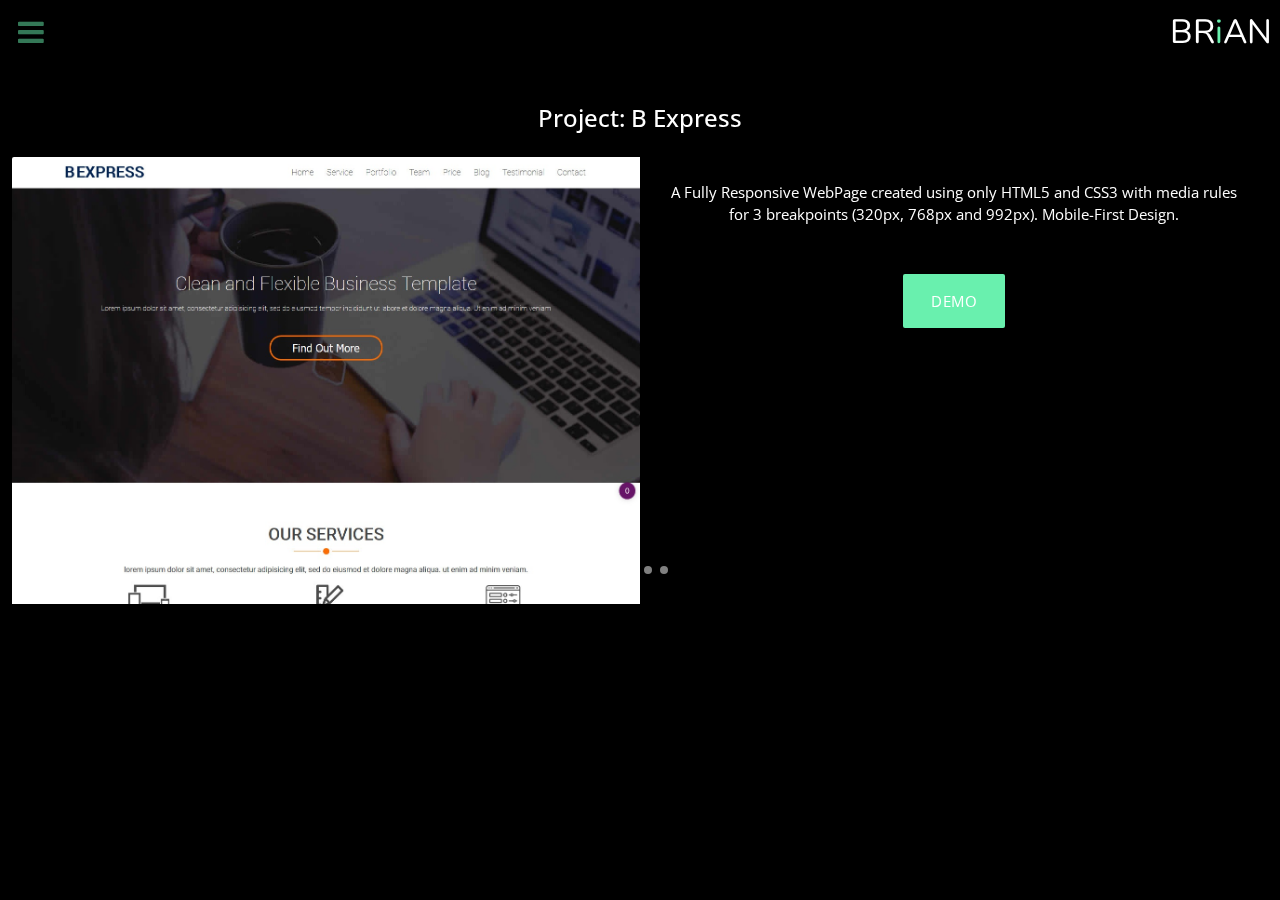
<file: index.html>
<!doctype html>
<html>
   <head>
    <meta charset="utf-8">
    <title>Brian Sam Thomas | Portfolio</title>
    <meta name="viewport" content="width=device-width, initial-scale=1.0">
    <link rel="stylesheet" href="https://cdnjs.cloudflare.com/ajax/libs/materialize/1.0.0/css/materialize.min.css">
    <link rel="stylesheet" href="style.css">
    <link href="https://fonts.googleapis.com/icon?family=Open+Sans|Material+Icons|Nunito" rel="stylesheet">
    <link href="https://stackpath.bootstrapcdn.com/font-awesome/4.7.0/css/font-awesome.min.css" rel="stylesheet">
    <style>
    </style>
</head>
<body>
   <section class="wrapper" id="page_content">
      <!-- Navbar -->
      <div class="navbar-fixed">
         <nav class="black z-depth-4">
            <div class="nav-wrapper">
               <a href="https://brainchild95.github.io" class="brand-logo right">BR<span>i</span>AN</a>
               <a href="#" data-target="slide-out" class="show-on-medium-and-up sidenav-trigger"><i class="fa fa-bars"></i></a>
            </div>
         </nav>
      </div>
      <ul id="slide-out" class="sidenav">
         <li class="card transparent z-depth-2">
            <div class="card-content center-align">
               <h5>Brian Sam Thomas</h5>
               <img src="brian.jpg" height="150px" width="150px" class="responsive-img circle">
               <h6>A Polyglot Programmer,<br>Full MEAN Stack Web Developer, Machine Learning Enthusiast, and a Musician.</h6>
               <div class="connect">
                  <a href="tel:+91-7507806915"><i class="fa fa-phone"></i></a>
                  <a href="mailto:thebrainchild95@gmail.com"> <i class="fa fa-envelope"></i></a>
                  <a href="https://github.com/BRAiNCHiLD95/"> <i class="fa fa-github"></i></a>
                  <a href="https://www.linkedin.com/in/brian-sam-thomas-b48259121/"> <i class="fa fa-linkedin"></i></a>
               </div>
            </div>
         </li>
         <div class="divider"></div>
         <li id="myworks" class="active">
            <a href="https://brainchild95.github.io/WEBDEVProjectsByBKiD/index.html"><i class="fa fa-folder-open-o"></i>My Works</a>
         </li>
      </ul>
      <div id="home">
         <div id="home-carousel" class="carousel carousel-slider center">
            <div class="carousel-item white-text" href="#one!">
               <div class="row">
                  <div class="col s12">
                     <h2 class="flow-text center-align">Project: B Express</h2>
                     <div class="card black white-text horizontal">
                        <div class="card-image">
                           <img class="responsive-img" src="1. Responsive_HTML5-CSS3/BExpress.jpg">
                        </div>
                        <div class="card-stacked">
                           <div class="card-content">
                              <p class="flow-text">A Fully Responsive WebPage created using only HTML5 and CSS3 with media rules for 3 breakpoints (320px, 768px and 992px). Mobile-First Design.</p>
                              <br><br>
                              <a href="https://brainchild95.github.io/WEBDEVProjectsByBKiD/1.%20Responsive_HTML5-CSS3/index.html" class="pulse green accent-2 btn-large">DEMO</a>
                           </div>
                        </div>
                     </div>
                  </div>
               </div>
            </div>
            <div class="carousel-item white-text" href="#two!">
               <div class="row">
                  <div class="col s12">
                     <h2 class="flow-text center-align">Project: Made Design</h2>
                     <div class="card black white-text horizontal">
                        <div class="card-image">
                           <img class="responsive-img" src="2. Responsive_HTML5-CSS3-Bootstrap4-jQuery\MadeDesign.jpg">
                        </div>
                        <div class="card-stacked">
                           <div class="card-content">
                              <p class="flow-text">A Fully Responsive WebPage created using HTML5, Bootstrap, alongwith custom CSS animations and rules. Also added some jQuery (isotope plugin) for fun.</p>
                              <br>
                              <a href="https://brainchild95.github.io/WEBDEVProjectsByBKiD/2.%20Responsive_HTML5-CSS3-Bootstrap4-jQuery/index.html" class="pulse green accent-2 btn-large">DEMO</a>
                           </div>
                        </div>
                     </div>
                  </div>
               </div>
            </div>
            <div class="carousel-item white-text" href="#three!">
               <div class="row">
                  <div class="col s12">
                     <h2 class="flow-text center-align">Project: Stripe</h2>
                     <div class="card black white-text horizontal">
                        <div class="card-image">
                           <img class="responsive-img" src="3. Responsive_PSD-To-Bootstrap4_Stripe\Stripe.png">
                        </div>
                        <div class="card-stacked">
                           <div class="card-content">
                              <p class="flow-text">A Fully Responsive WebPage created Based on the given PSD, using HTML5, Bootstrap, and some custom css and jQuery magic!.</p>
                              <br><br>
                              <a href="https://brainchild95.github.io/WEBDEVProjectsByBKiD/3.%20Responsive_PSD-To-Bootstrap4_Stripe/main.html" class="pulse green accent-2 btn-large">DEMO</a>
                           </div>
                        </div>
                     </div>
                  </div>
               </div>
            </div>
            <div class="carousel-item white-text" href="#four!">
               <div class="row">
                  <div class="col s12">
                     <h2 class="flow-text center-align">Project: Arton Tools</h2>
                     <div class="card black white-text horizontal">
                        <div class="card-image">
                           <img class="responsive-img" src="4. Complete-BackEnd-FrontEnd-PHP-MySQL-Responsive_HTML_CSS3_Bootstrap4_ArtonTools\ArtonTools.png">
                        </div>
                        <div class="card-stacked">
                           <div class="card-content">
                              <p class="flow-text">Based on ArtonCapital's arton tools section. A revamp of 3 of those tools using PHP, MySQL, AJAX. 4th tool was completed using <a href="https://www.markuslerner.com/#travelscope">Travelscope</a> by Markus Lerner. A completely responsive site made with Bootstrap4, HTML5, CSS3, and jQuery3.1 </p>
                              <br><br>
                              <a href="https://brainchild95.github.io/WEBDEVProjectsByBKiD/1.%20Responsive_HTML5-CSS3/index.html" class="pulse disabled green accent-2 btn-large">DEMO</a>
                           </div>
                        </div>
                     </div>
                  </div>            
               </div>
            </div>
         </div>
      </div>
   </section>
   <script src="https://code.jquery.com/jquery-3.3.1.min.js"></script>
   <script src="https://cdnjs.cloudflare.com/ajax/libs/materialize/1.0.0/js/materialize.min.js"></script> 
   <script>
      $(document).ready(function(){
         // M.AutoInit();
         $('#home-carousel').carousel( {
            fullWidth: true,
            indicators: true,
            duration: 200
         });
         setInterval(function() {
            $('#home-carousel').carousel('next');
         }, 3500);
         $('.sidenav').sidenav({'draggable': true});
      });
   </script>
</body>
</html>
</file>
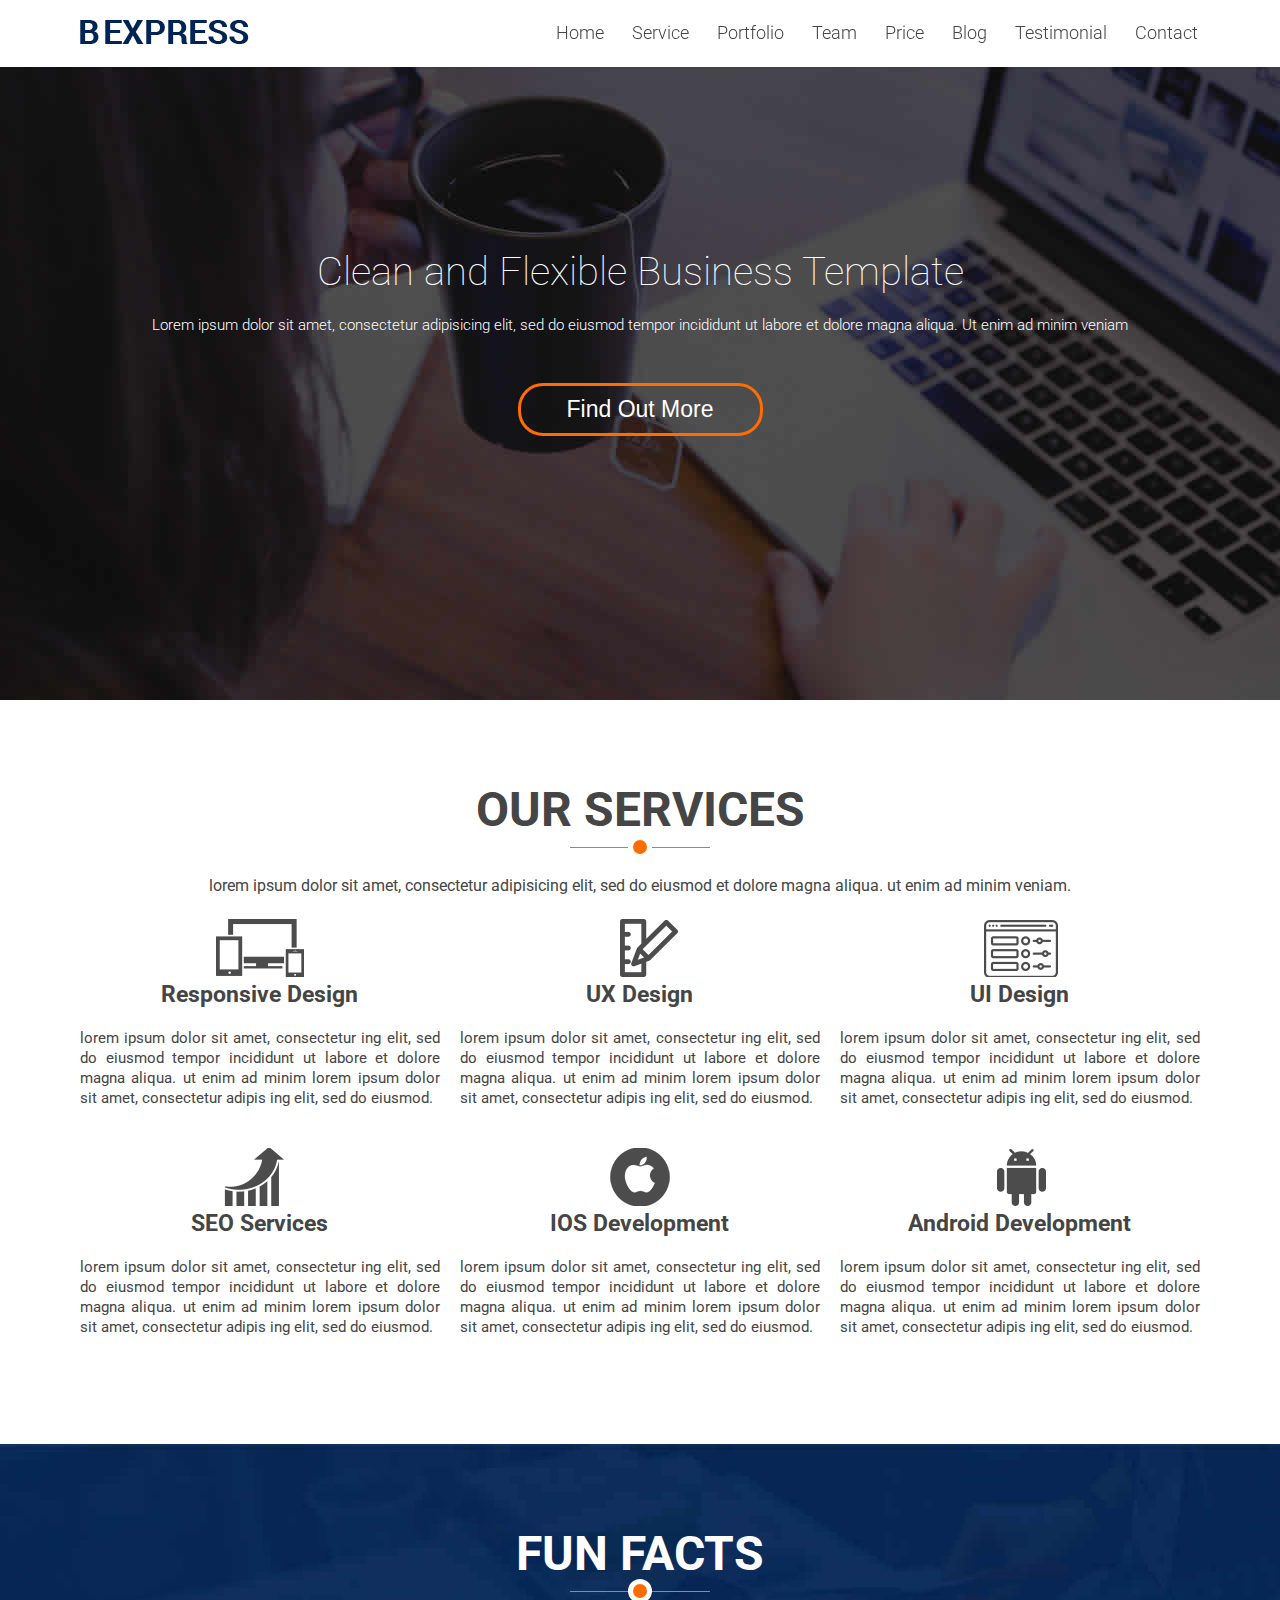
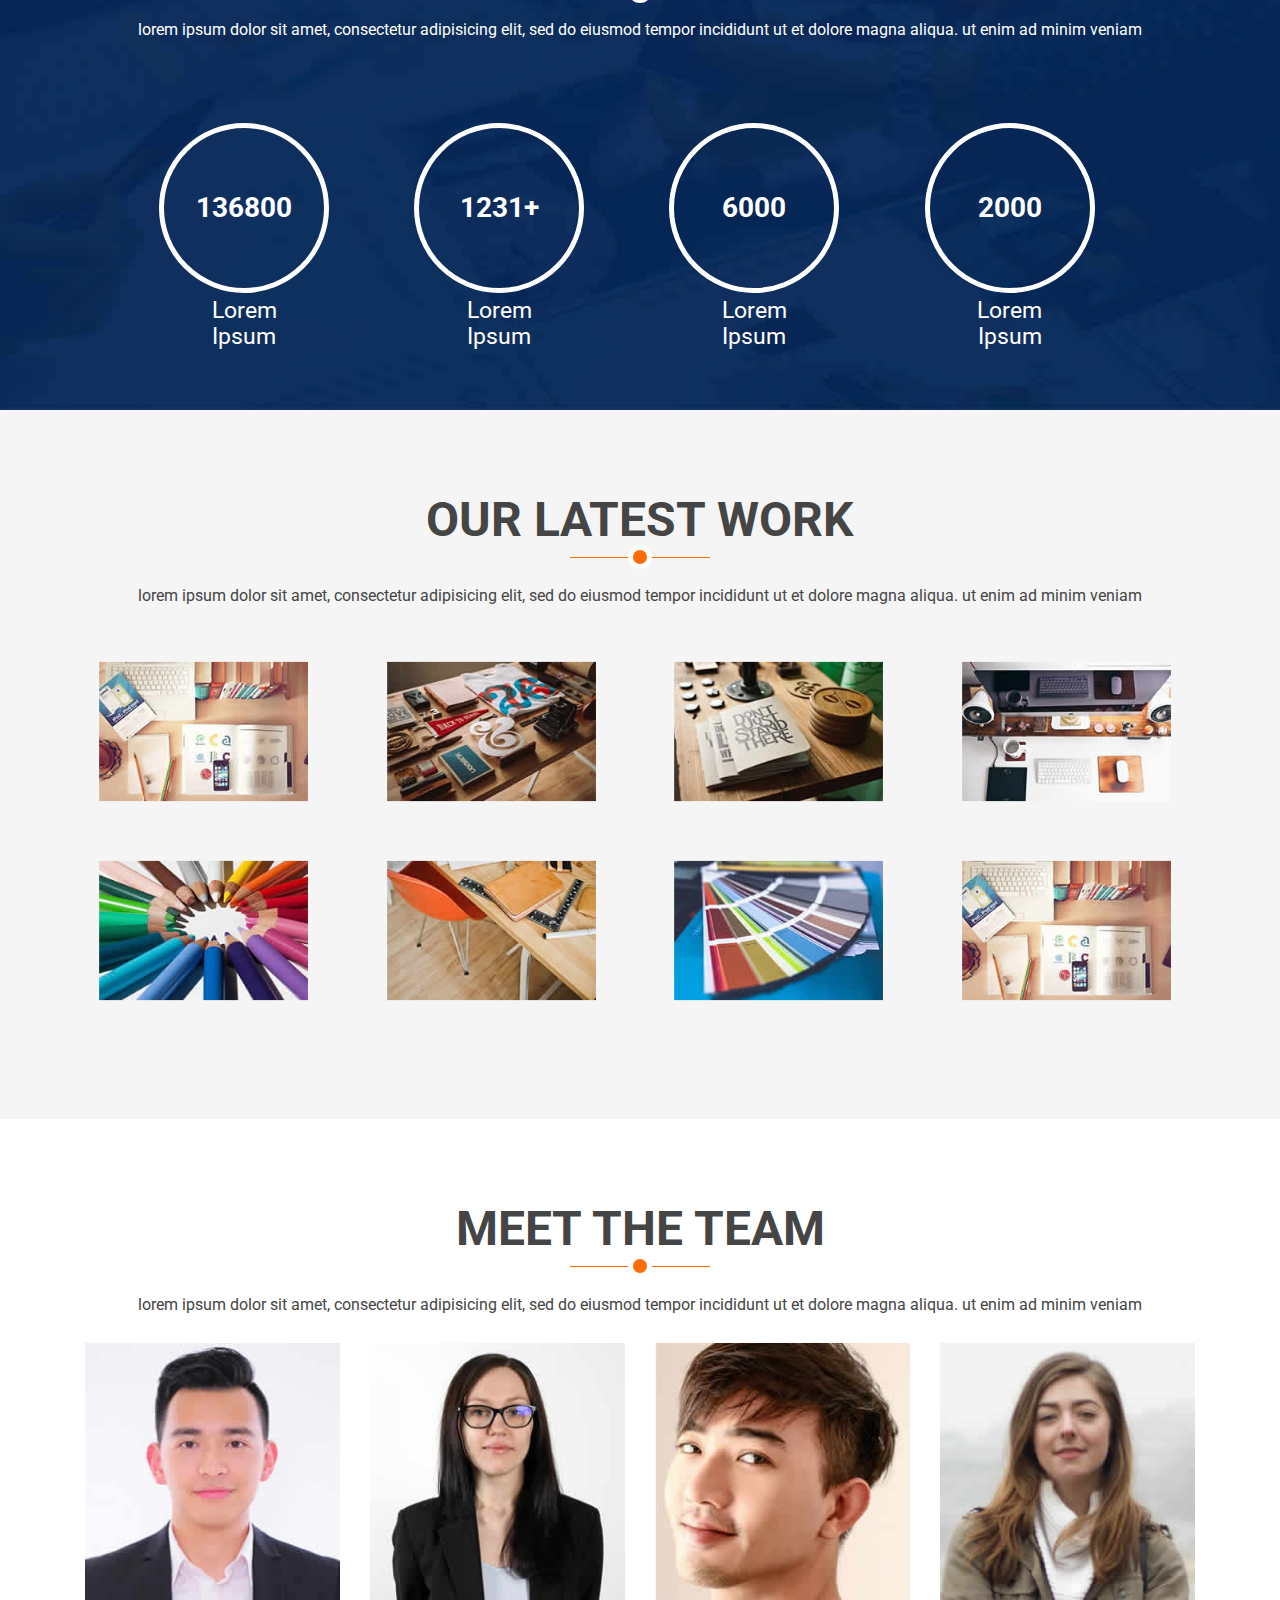
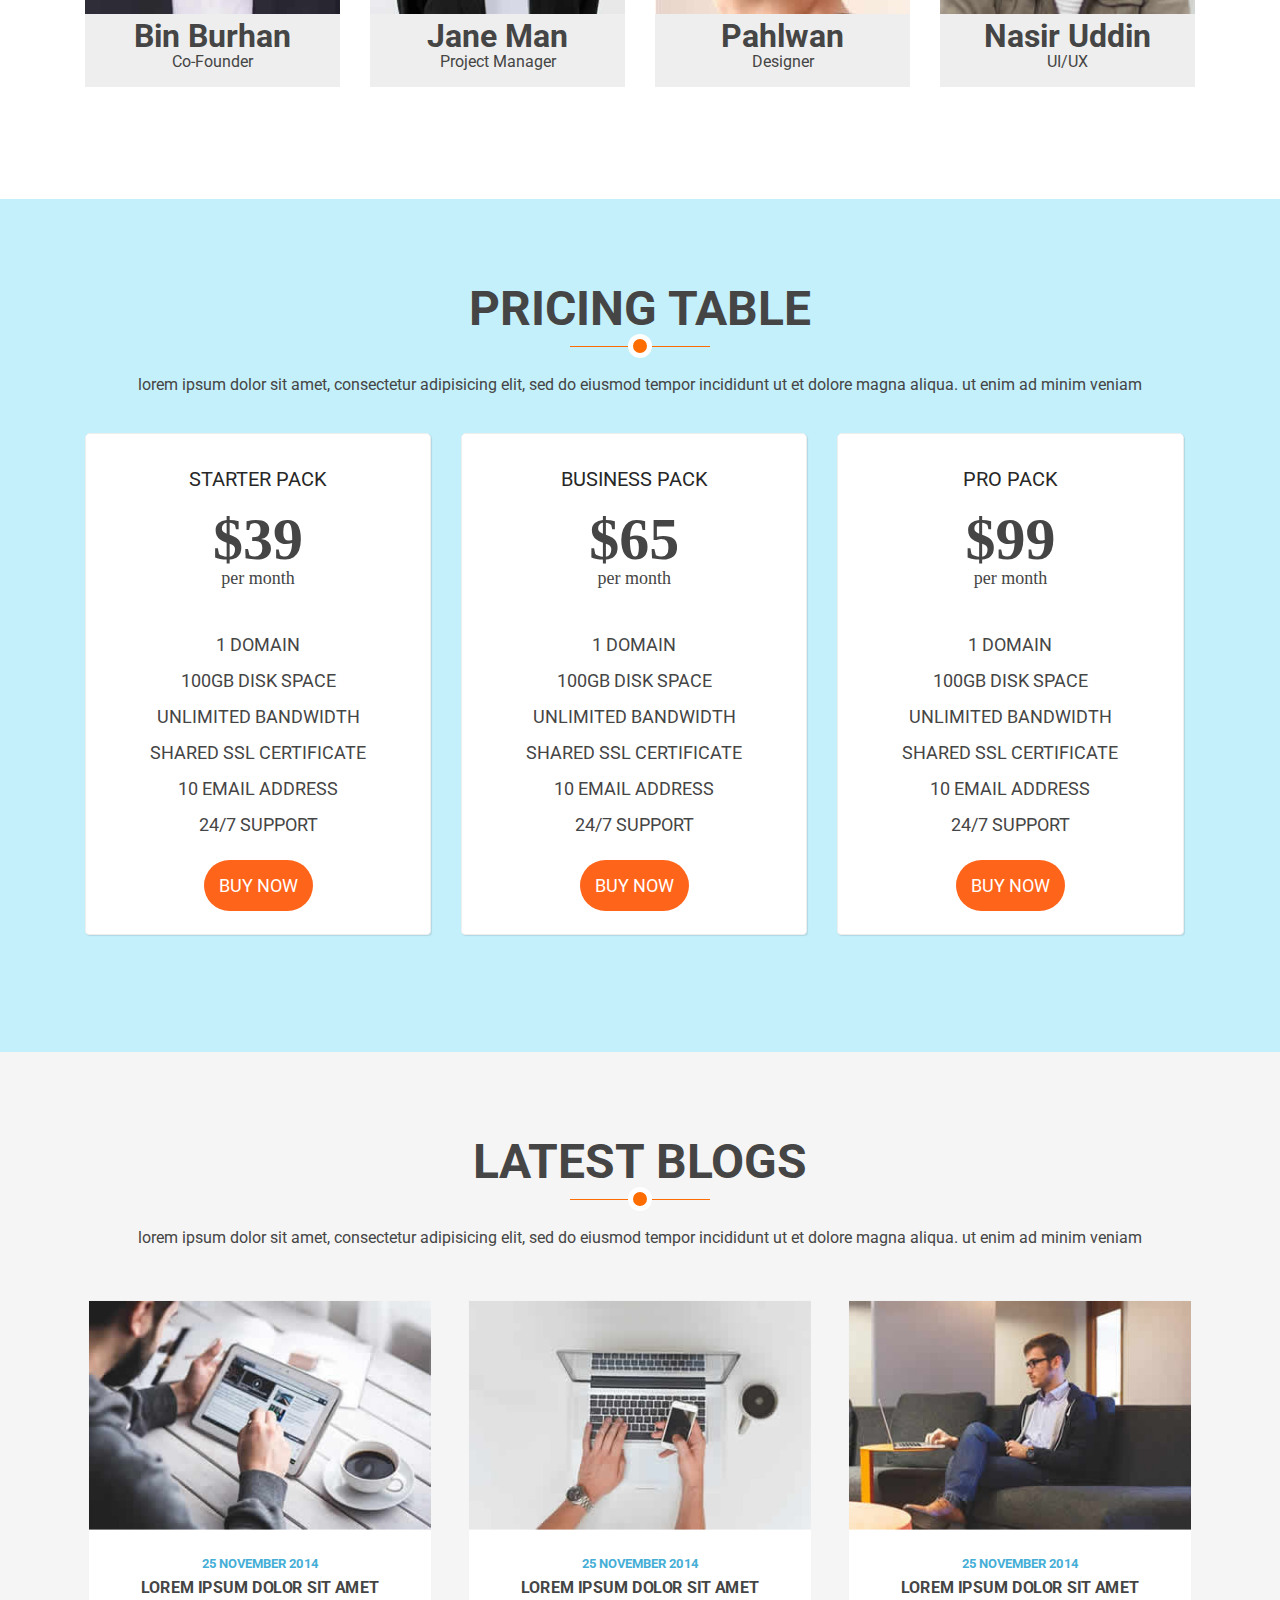
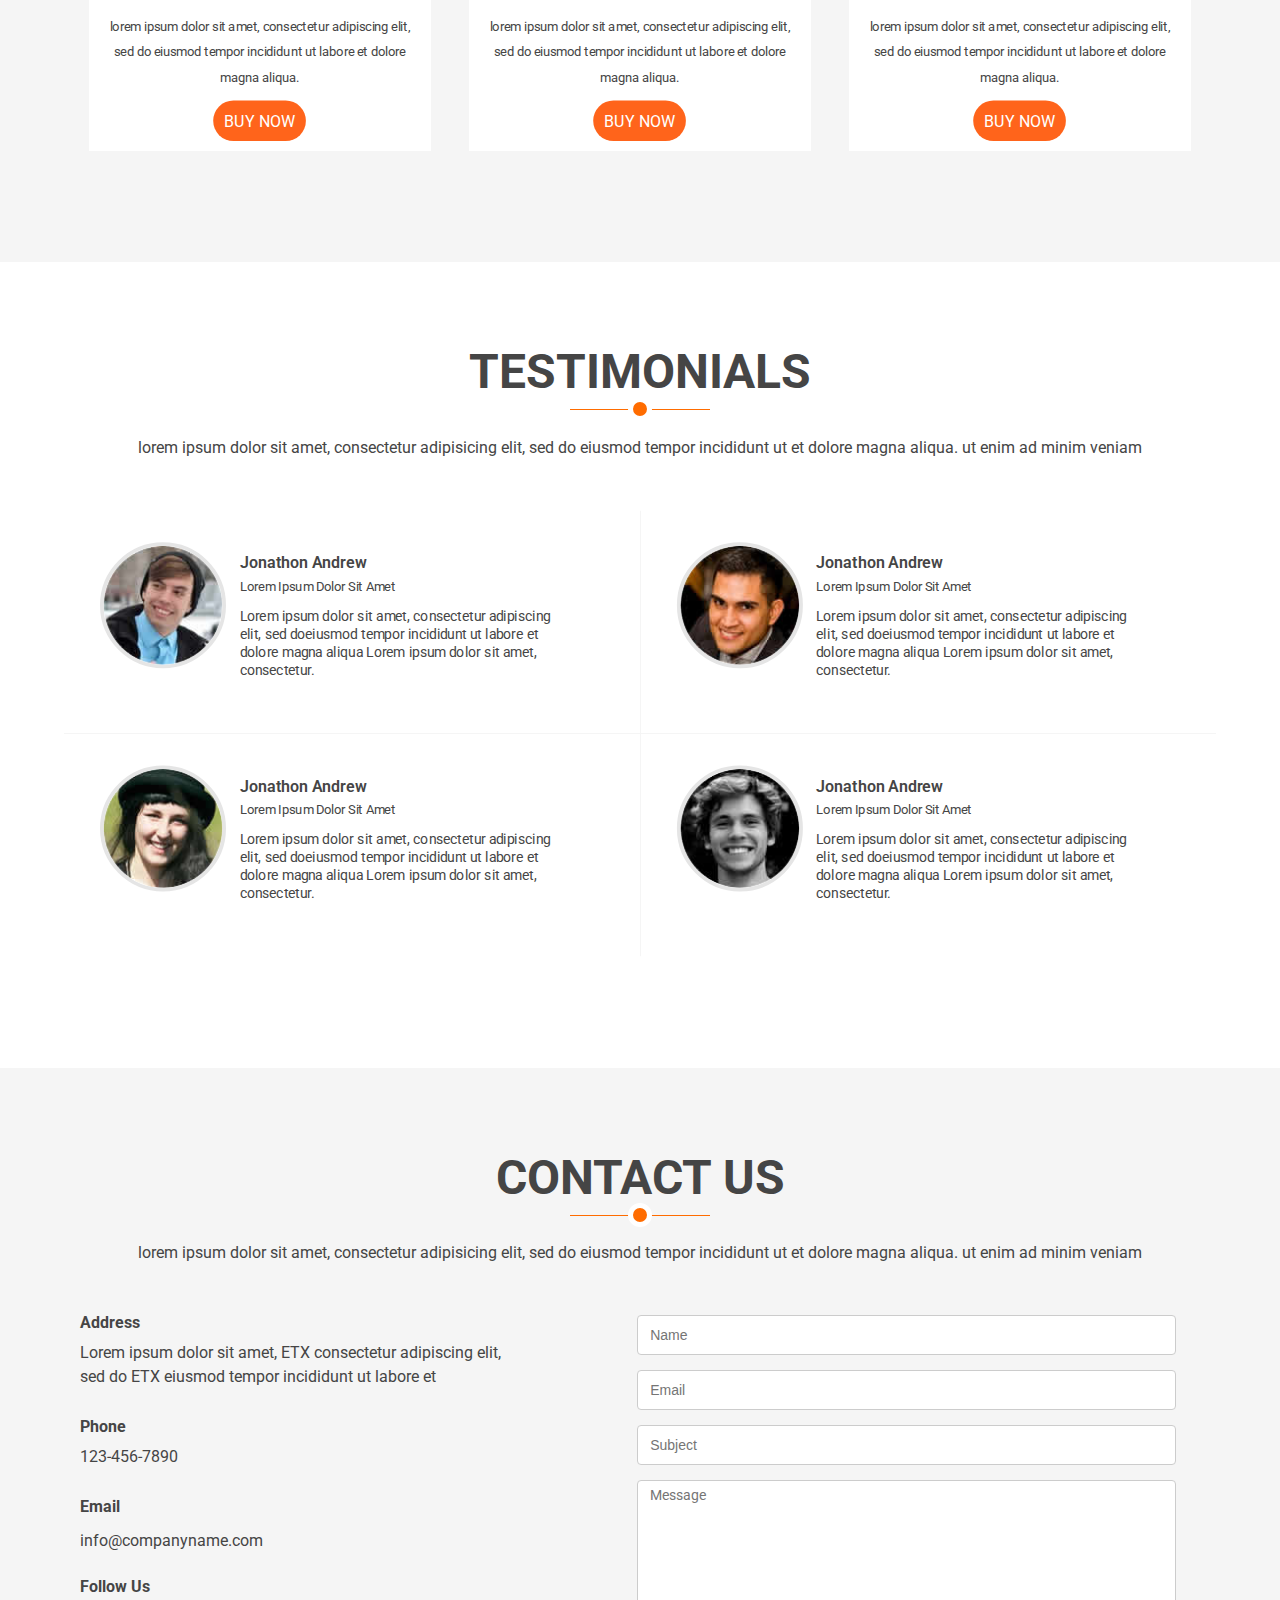
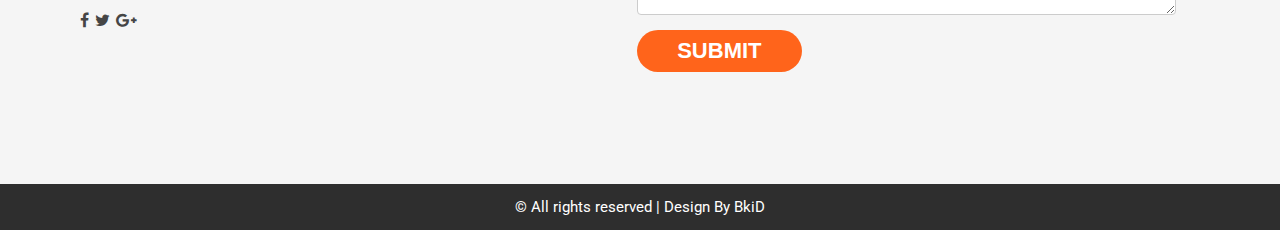
<file: 1. Responsive_HTML5-CSS3/index.html>
<!DOCTYPE html>
<html>
<head>
    <meta charset="utf-8"/>
    <meta name="viewport" content="width=device-width, initial-scale=1.0">
    <title>BExpress | HomePage</title>
    <link rel="stylesheet" href="css/style.css" />
    <link href="https://fonts.googleapis.com/css?family=Roboto:100,400" rel="stylesheet">
    <link href="https://stackpath.bootstrapcdn.com/font-awesome/4.7.0/css/font-awesome.min.css" rel="stylesheet">
</head>
<body>
    <header id="header">
        <div class="container">
            <div class="nav-header">
                <div id="logo">
                    <a href="index.html"><img src="images/logo.png"></a>
                </div>
            </div>
            <nav id="navbar">
                <a href="#nav-btn" id="nav-btn"><i class="fa fa-bars"></i></a>
                <ul>
                    <li><a href="#banner">Home</a></li>
                    <li><a href="#services">Service</a></li>
                    <li><a href="#portfolio">Portfolio</a></li>
                    <li><a href="#team">Team</a></li>
                    <li><a href="#pricing">Price</a></li>
                    <li><a href="#blog">Blog</a></li>
                    <li><a href="#testimonial">Testimonial</a></li>
                    <li><a href="#contact">Contact</a></li>
                </ul>            
            </nav>            
        </div>
    </header>
    <section id="banner">
        <div class="banner-text">
            <h1>Clean and Flexible Business Template</h1>
            <p>Lorem ipsum dolor sit amet, consectetur adipisicing elit, sed do eiusmod
            tempor incididunt ut labore et dolore magna aliqua. Ut enim ad minim veniam</p>
        <button class="findmore-btn">Find Out More</button>
        </div>
    </section>
    <section id="services">
    <div class="container">
        <div class="our-services">
            <div class="services-title">
                <h1>Our Services</h1>
                <div class="services-text">
                    <p>Lorem ipsum dolor sit amet, consectetur adipisicing elit, sed do eiusmod
                        et dolore magna aliqua. Ut enim ad minim veniam.
                    </p>
                </div>
            </div>
            <div class="services-flex">
                <div class="service">
                    <div class="service-title">
                        <img src="images/icon1.png">
                        <h2>Responsive Design</h2>
                    </div>
                    <div class="service-info">
                        <p>Lorem ipsum dolor sit amet, consectetur ing elit, sed do eiusmod tempor incididunt ut labore et dolore magna aliqua. Ut enim ad minim Lorem ipsum dolor sit amet, consectetur adipis ing elit, sed do eiusmod.</p>
                    </div>
                </div>
                <div class="service">
                    <div class="service-title">
                        <img src="images/icon2.png">
                        <h2>UX Design</h2>
                    </div>
                    <div class="service-info">
                        <p>Lorem ipsum dolor sit amet, consectetur ing elit, sed do eiusmod tempor incididunt ut labore et dolore magna aliqua. Ut enim ad minim Lorem ipsum dolor sit amet, consectetur adipis ing elit, sed do eiusmod.</p>
                    </div>
                </div>
                <div class="service">
                    <div class="service-title">
                        <img src="images/icon3.png">
                        <h2>UI Design</h2>
                    </div>
                    <div class="service-info">
                        <p>Lorem ipsum dolor sit amet, consectetur ing elit, sed do eiusmod tempor incididunt ut labore et dolore magna aliqua. Ut enim ad minim Lorem ipsum dolor sit amet, consectetur adipis ing elit, sed do eiusmod.</p>
                    </div>
                </div>
                <div class="service">
                    <div class="service-title">
                        <img src="images/icon4.png">
                        <h2>SEO Services</h2>
                    </div>
                    <div class="service-info">
                        <p>Lorem ipsum dolor sit amet, consectetur ing elit, sed do eiusmod tempor incididunt ut labore et dolore magna aliqua. Ut enim ad minim Lorem ipsum dolor sit amet, consectetur adipis ing elit, sed do eiusmod.</p>
                    </div>
                </div>
                <div class="service">
                    <div class="service-title">
                        <img src="images/icon5.png">
                        <h2>iOS Development</h2>
                    </div>
                    <div class="service-info">
                        <p>Lorem ipsum dolor sit amet, consectetur ing elit, sed do eiusmod tempor incididunt ut labore et dolore magna aliqua. Ut enim ad minim Lorem ipsum dolor sit amet, consectetur adipis ing elit, sed do eiusmod.</p>
                    </div>                    
                </div>
                <div class="service">
                    <div class="service-title">
                        <img src="images/icon6.png">
                        <h2>Android Development</h2>
                    </div>
                    <div class="service-info">
                        <p>Lorem ipsum dolor sit amet, consectetur ing elit, sed do eiusmod tempor incididunt ut labore et dolore magna aliqua. Ut enim ad minim Lorem ipsum dolor sit amet, consectetur adipis ing elit, sed do eiusmod.</p>
                    </div>                
                </div>
            </div>
        </div>
    </div>
    </section>
    <section id="stats">
        <div class="container">
            <div class="stats-title">
                <h1>Fun Facts</h1>
                <p>Lorem ipsum dolor sit amet, consectetur adipisicing elit, sed do eiusmod tempor incididunt ut
                et dolore magna aliqua. Ut enim ad minim veniam</p>
            <div class="stats-flex">
                <div class="stats">
                    <div class="stats-circle">
                        <h3>136800</h3>
                        <p>Lorem Ipsum</p>        
                    </div>
                </div>
                <div class="stats">
                    <div class="stats-circle">
                        <h3>1231+</h3>
                        <p>Lorem Ipsum</p>        
                    </div>
                </div>
                <div class="stats">
                    <div class="stats-circle">
                        <h3>6000</h3>
                        <p>Lorem Ipsum</p>        
                    </div>
                </div>
                <div class="stats">
                    <div class="stats-circle">
                        <h3>2000</h3>
                        <p>Lorem Ipsum</p>        
                    </div>
                </div>
            </div>
            </div>
        </div>
    </section>
    <section id="portfolio">
        <div class="container">
            <div class="portfolio-title">
                <h1>Our Latest Work</h1>
                <p>Lorem ipsum dolor sit amet, consectetur adipisicing elit, sed do eiusmod tempor incididunt ut
                et dolore magna aliqua. Ut enim ad minim veniam</p>
            </div>
            <div class="portfolio-flex">
                <div class="portfolio-content">
                    <img src="images/work_1.jpg">
                    <div class="hidden-work">
                        <h2>Portfolio Item 1</h2>
                        <p>Lorem Ipsum Dolor Sit</p>
                    </div>
                </div>
                <div class="portfolio-content">
                    <img src="images/work_2.jpg">
                    <div class="hidden-work">
                        <h2>Portfolio Item 2</h2>
                        <p>Lorem Ipsum Dolor Sit</p>
                    </div>
                </div> 
                <div class="portfolio-content">
                    <img src="images/work_3.jpg">
                    <div class="hidden-work">
                        <h2>Portfolio Item 3</h2>
                        <p>Lorem Ipsum Dolor Sit</p>
                    </div>
                </div>
                <div class="portfolio-content">
                    <img src="images/work_4.jpg">
                    <div class="hidden-work">
                        <h2>Portfolio Item 4</h2>
                        <p>Lorem Ipsum Dolor Sit</p>
                    </div>
                </div>
                <div class="portfolio-content">
                    <img src="images/work_5.jpg">
                    <div class="hidden-work">
                        <h2>Portfolio Item 5</h2>
                        <p>Lorem Ipsum Dolor Sit</p>
                    </div>
                </div>
                <div class="portfolio-content">
                    <img src="images/work_6.jpg">
                    <div class="hidden-work">
                        <h2>Portfolio Item 6</h2>
                        <p>Lorem Ipsum Dolor Sit</p>
                    </div>
                </div>
                <div class="portfolio-content">
                    <img src="images/work_7.jpg">
                    <div class="hidden-work">
                        <h2>Portfolio Item 7</h2>
                        <p>Lorem Ipsum Dolor Sit</p>
                    </div>
                </div>
                <div class="portfolio-content">
                    <img src="images/work_8.jpg">
                    <div class="hidden-work">
                        <h2>Portfolio Item 8</h2>
                        <p>Lorem Ipsum Dolor Sit</p>
                    </div>
                </div>                                                                                                           
            </div>
        </div>
    </section>
    <section id="team">
        <div class="container">
            <div class="team-title">
                <h1>Meet The Team</h1>
                <p>Lorem ipsum dolor sit amet, consectetur adipisicing elit, sed do eiusmod tempor incididunt ut
                    et dolore magna aliqua. Ut enim ad minim veniam</p>
            </div>
            <div class="team-members">
                <div class="team-member">
                    <div class="team-data">
                        <div class="team-img">
                            <img src="images/team_1.jpg">
                        </div>
                        <div class="team-name">
                            <h1>Bin Burhan</h1>
                            <p>Co-Founder</p>
                        </div>
                    </div>
                </div>
                <div class="team-member">
                    <div class="team-data">
                        <div class="team-img">
                            <img src="images/team_2.jpg">
                        </div>
                        <div class="team-name">
                            <h1>Jane Man</h1>
                            <p>Project Manager</p>
                        </div>
                    </div>
                </div>
                <div class="team-member">
                    <div class="team-data">
                        <div class="team-img">
                            <img src="images/team_3.jpg">
                        </div>
                        <div class="team-name">
                            <h1>Pahlwan</h1>
                            <p>Designer</p>
                        </div>
                    </div>
                </div>
                <div class="team-member">
                    <div class="team-data">
                        <div class="team-img">
                            <img src="images/team_4.jpg">
                        </div>
                        <div class="team-name">
                            <h1>Nasir uddin</h1>
                            <p>UI/UX</p>
                        </div>
                    </div>                                                
                </div>                
            </div>
        </div>
    </section>
    <section id="pricing">
        <div class="container">
            <div class="pricing-title">
                <h1>Pricing Table</h1>
                <p>Lorem ipsum dolor sit amet, consectetur adipisicing elit, sed do eiusmod tempor incididunt ut
                    et dolore magna aliqua. Ut enim ad minim veniam</p>
            </div>
            <div class="pricing-contents">
                <div class="pack">
                    <div class="pack-data">
                        <ul class="pricing">
                            <li class="plan-header">
                            <div class="plan-name">Starter Pack</div>
                            <div class="plan-price">&dollar;39 <span>per month</span></div>
                            </li>
                            <li>1 DOMAIN</li>
                            <li>100GB DISK SPACE</li>
                            <li>UNLIMITED BANDWIDTH</li>
                            <li>SHARED SSL CERTIFICATE</li>
                            <li>10 EMAIL ADDRESS</li>
                            <li>24/7 SUPPORT</li>
                            <li class="buy-plan"><a class="buy-btn" href="#">BUY NOW</a></li>
                        </ul>
                    </div>
                </div>
                <div class="pack">
                    <div class="pack-data">
                        <ul class="pricing">
                            <li class="plan-header">
                            <div class="plan-name">Business Pack</div>
                            <div class="plan-price">&dollar;65 <span>per month</span></div>
                            </li>
                            <li>1 DOMAIN</li>
                            <li>100GB DISK SPACE</li>
                            <li>UNLIMITED BANDWIDTH</li>
                            <li>SHARED SSL CERTIFICATE</li>
                            <li>10 EMAIL ADDRESS</li>
                            <li>24/7 SUPPORT</li>
                            <li class="buy-plan"><a class="buy-btn" href="#">BUY NOW</a></li>
                        </ul>
                    </div>
                </div>            
                <div class="pack">
                    <div class="pack-data">
                        <ul class="pricing">
                            <li class="plan-header">
                            <div class="plan-name">Pro Pack</div>
                            <div class="plan-price">&dollar;99 <span>per month</span></div>
                            </li>
                            <li>1 DOMAIN</li>
                            <li>100GB DISK SPACE</li>
                            <li>UNLIMITED BANDWIDTH</li>
                            <li>SHARED SSL CERTIFICATE</li>
                            <li>10 EMAIL ADDRESS</li>
                            <li>24/7 SUPPORT</li>
                            <li class="buy-plan"><a class="buy-btn" href="#">BUY NOW</a></li>
                        </ul>
                    </div>
                </div>
            </div>
        </div>            
    </section>
    <section id="blog">
        <div class="container">
            <div class="blog-title">
                <h1>Latest Blogs</h1>
                <p>Lorem ipsum dolor sit amet, consectetur adipisicing elit, sed do eiusmod tempor incididunt ut
                    et dolore magna aliqua. Ut enim ad minim veniam</p>
            </div>
            <div class="blogs-flex">
                <div class="blog">
                    <div class="blog-data">
                        <div class="blog-img">
                            <img src="images/blog1.jpg">
                        </div>
                        <div class="blog-content">
                            <h3>25 NOVEMBER 2014</h3>
                            <h1>LOREM IPSUM DOLOR SIT AMET</h1>
                            <p>Lorem ipsum dolor sit amet, consectetur adipiscing elit, sed do eiusmod tempor incididunt ut labore et dolore magna aliqua.</p>
                            <a class="buy-btn" href="#">BUY NOW</a>
                        </div>
                    </div>
                </div>
                <div class="blog">
                    <div class="blog-data">
                        <div class="blog-img">
                            <img src="images/blog2.jpg">
                        </div>
                        <div class="blog-content">
                            <h3>25 NOVEMBER 2014</h3>
                            <h1>LOREM IPSUM DOLOR SIT AMET</h1>
                            <p>Lorem ipsum dolor sit amet, consectetur adipiscing elit, sed do eiusmod tempor incididunt ut labore et dolore magna aliqua.</p>
                            <a class="buy-btn" href="#">BUY NOW</a>
                        </div>                        
                    </div>
                </div>
                <div class="blog">
                    <div class="blog-data">
                        <div class="blog-img">
                            <img src="images/blog3.jpg">
                        </div>
                        <div class="blog-content">
                            <h3>25 NOVEMBER 2014</h3>
                            <h1>LOREM IPSUM DOLOR SIT AMET</h1>
                            <p>Lorem ipsum dolor sit amet, consectetur adipiscing elit, sed do eiusmod tempor incididunt ut labore et dolore magna aliqua.</p>
                            <a class="buy-btn" href="#">BUY NOW</a>
                        </div>
                    </div>
                </div>
            </div>
        </div>
    </section>
    <section id="testimonial">
        <div class="container">
            <div class="testimonial-title">
                <h1>Testimonials</h1>
                <p>Lorem ipsum dolor sit amet, consectetur adipisicing elit, sed do eiusmod tempor incididunt ut
                    et dolore magna aliqua. Ut enim ad minim veniam</p>
            </div>
        </div>
        <div class="testimonial-flex">
            <div class="testimonial-item">
                <div class="item-data">
                    <div class="item-img">
                        <img src="images/testimonail_1.jpg">
                    </div>
                    <div class="item-desc">
                        <h4>Jonathon Andrew</h4>
                        <h5>lorem ipsum dolor sit amet</h5>
                        <p>Lorem ipsum dolor sit amet, consectetur adipiscing elit, sed doeiusmod tempor incididunt ut labore et dolore magna aliqua Lorem ipsum dolor sit amet, consectetur.</p>
                    </div>
                </div>
            </div>
            <div class="testimonial-item">
                <div class="item-data">
                    <div class="item-img">
                        <img src="images/testimonail_2.jpg">
                    </div>
                    <div class="item-desc">
                        <h4>Jonathon Andrew</h4>
                        <h5>lorem ipsum dolor sit amet</h5>
                        <p>Lorem ipsum dolor sit amet, consectetur adipiscing elit, sed doeiusmod tempor incididunt ut labore et dolore magna aliqua Lorem ipsum dolor sit amet, consectetur.</p>
                    </div>
                </div>
            </div>
            <div class="testimonial-item">
                <div class="item-data">
                    <div class="item-img">
                        <img src="images/testimonail_3.jpg">
                    </div>
                    <div class="item-desc">
                        <h4>Jonathon Andrew</h4>                        
                        <h5>lorem ipsum dolor sit amet</h5>
                        <p>Lorem ipsum dolor sit amet, consectetur adipiscing elit, sed doeiusmod tempor incididunt ut labore et dolore magna aliqua Lorem ipsum dolor sit amet, consectetur.</p>
                    </div>
                </div>
            </div>
            <div class="testimonial-item">
                <div class="item-data">
                    <div class="item-img">
                        <img src="images/testimonail_4.jpg">
                    </div>
                    <div class="item-desc">
                        <h4>Jonathon Andrew</h4>
                        <h5>lorem ipsum dolor sit amet</h5>
                        <p>Lorem ipsum dolor sit amet, consectetur adipiscing elit, sed doeiusmod tempor incididunt ut labore et dolore magna aliqua Lorem ipsum dolor sit amet, consectetur.</p>
                    </div>
                </div>
            </div>                                    
        </div>
    </section>
    <section id="contact">
        <div class="container">
            <div class="contact-title">
                <h1>Contact Us</h1>
                <p>Lorem ipsum dolor sit amet, consectetur adipisicing elit, sed do eiusmod tempor incididunt ut
                    et dolore magna aliqua. Ut enim ad minim veniam</p>
            </div>
            <div class="contact-flex">
                <div class="contact-data">
                    <div class="address">
                        <h3>Address</h3>
                        <p>Lorem ipsum dolor sit amet, ETX consectetur adipiscing elit,
                            sed do ETX eiusmod tempor incididunt ut labore et</p>
                    </div>
                    <div class="address">
                        <h3>Phone</h3>
                        <p>123-456-7890</p>
                    </div>
                    <div class="address">
                        <h3>Email</h3>
                        <a id="contact-email" href="mailto:info@companyname.com">info@companyname.com</a>
                    </div>     
                    <div class="address">
                        <h3>Follow Us</h3>
                        <a href="#"><i class="fa fa-facebook"></i></a>
                        <a href="#"><i class="fa fa-twitter"></i></a>
                        <a href="#"><i class="fa fa-google-plus"></i></a>
                    </div>                  
                </div>
                <div class="contact-form">
                <form action="#" method="post" name="contact-form" id="main-contact-form">
                    <div class="form-group">
                        <input type="text" required="" placeholder="Name" class="form-control" name="name">
                    </div>
                    <div class="form-group">
                        <input type="email" required="" placeholder="Email" class="form-control" name="email">
                    </div>
                    <div class="form-group">
                        <input type="text" required="" placeholder="Subject" class="form-control" name="subject">
                    </div>
                    <div class="form-group">
                        <textarea required="" placeholder="Message" rows="8" class="form-control" name="message"></textarea>
                    </div>
                        <button class="submit-btn" type="submit">SUBMIT</button>
                    </form>                    
                </div>
            </div>
        </div>
    </section>
    <footer id="footer">
        <div class="container text-center">© All rights reserved | Design By <a target="_blank" rel="nofollow noopener" href="https://github.com/BRAiNCHiLD95/">BkiD</a></div>
    </footer>
</body>
</html>
</file>
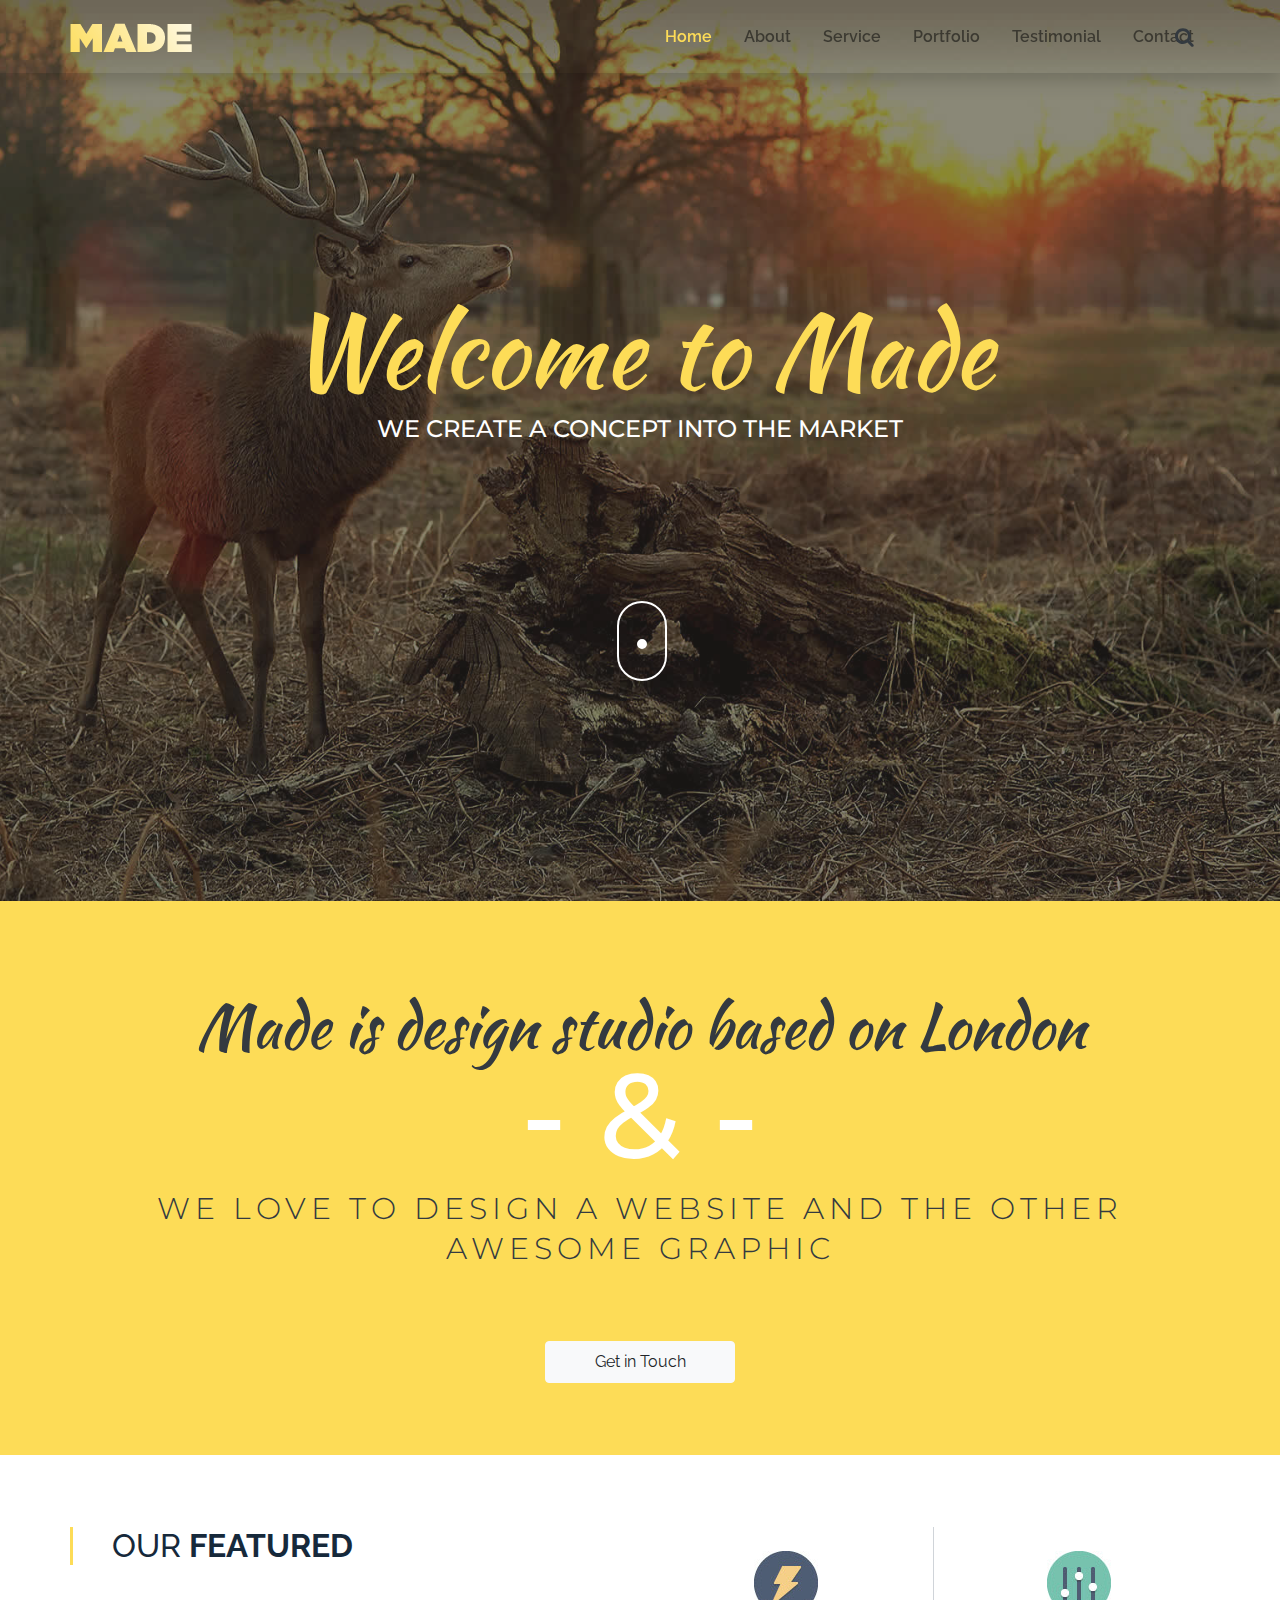
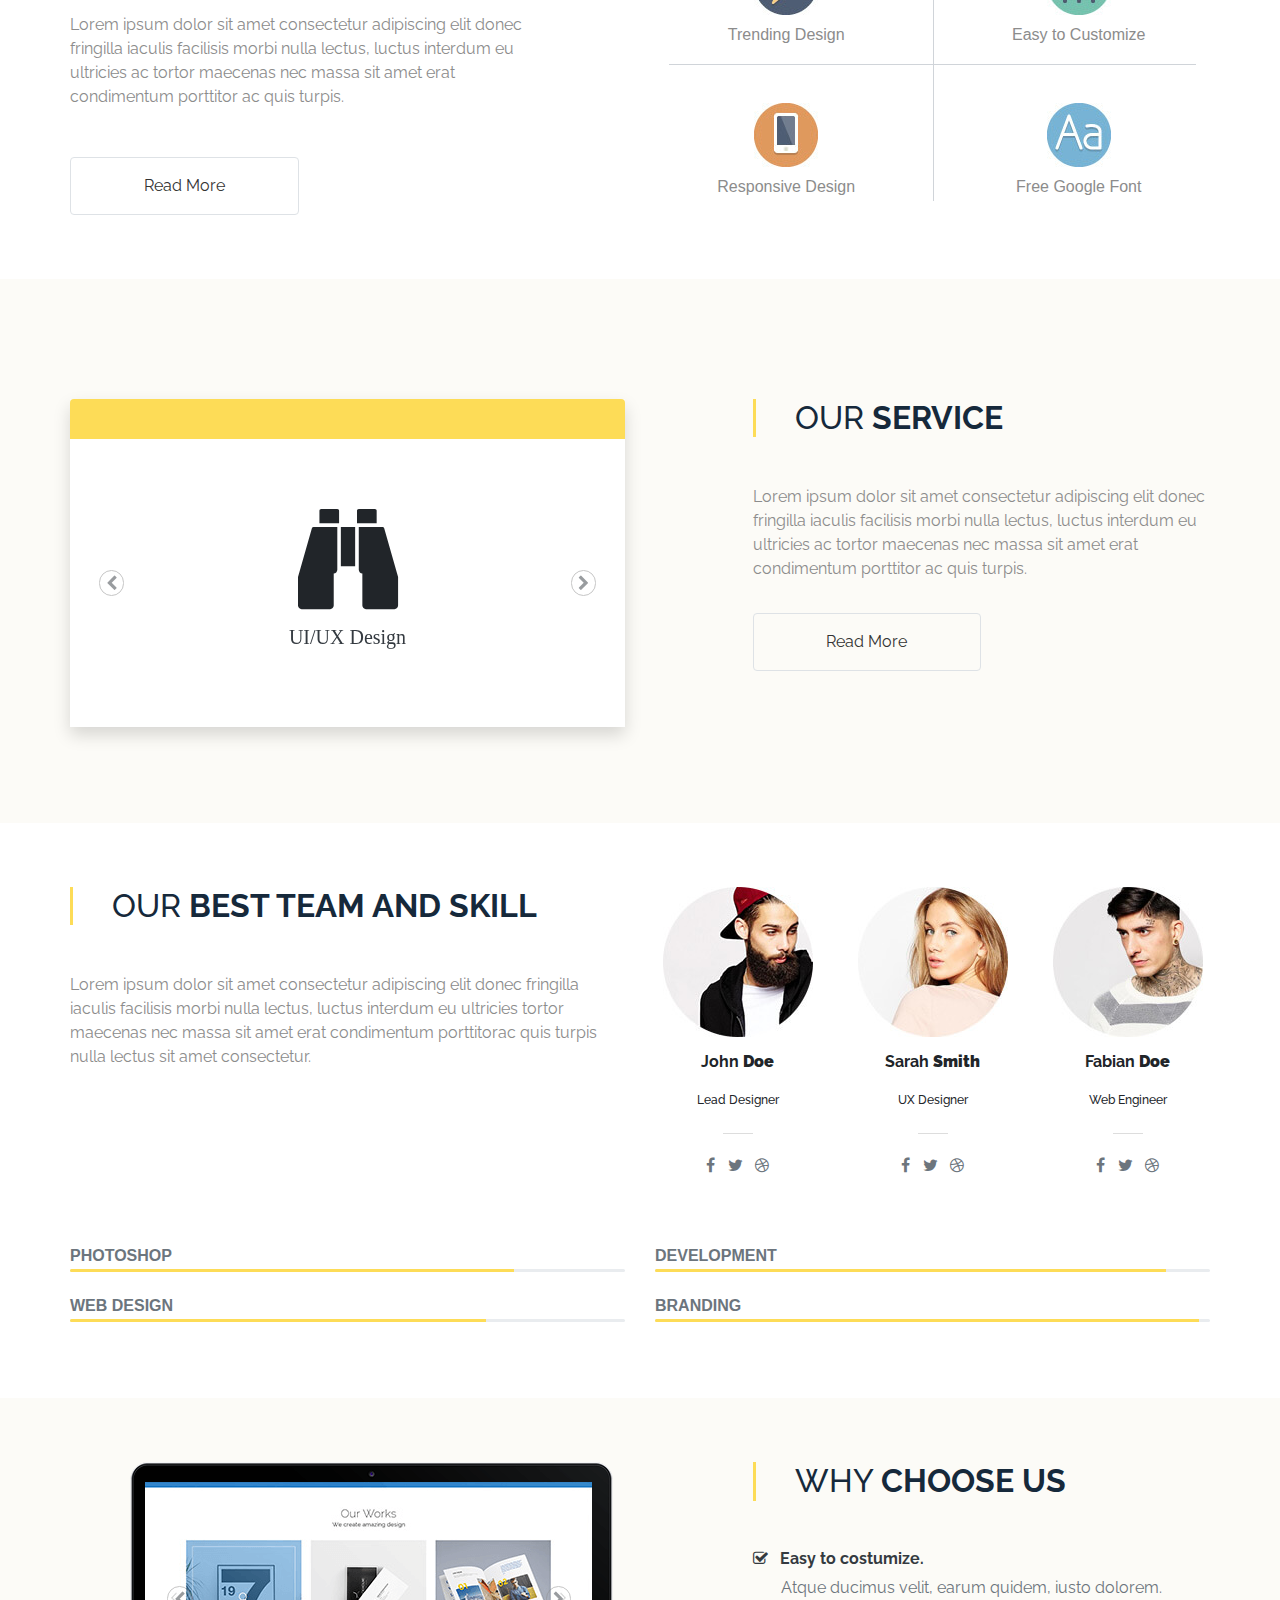
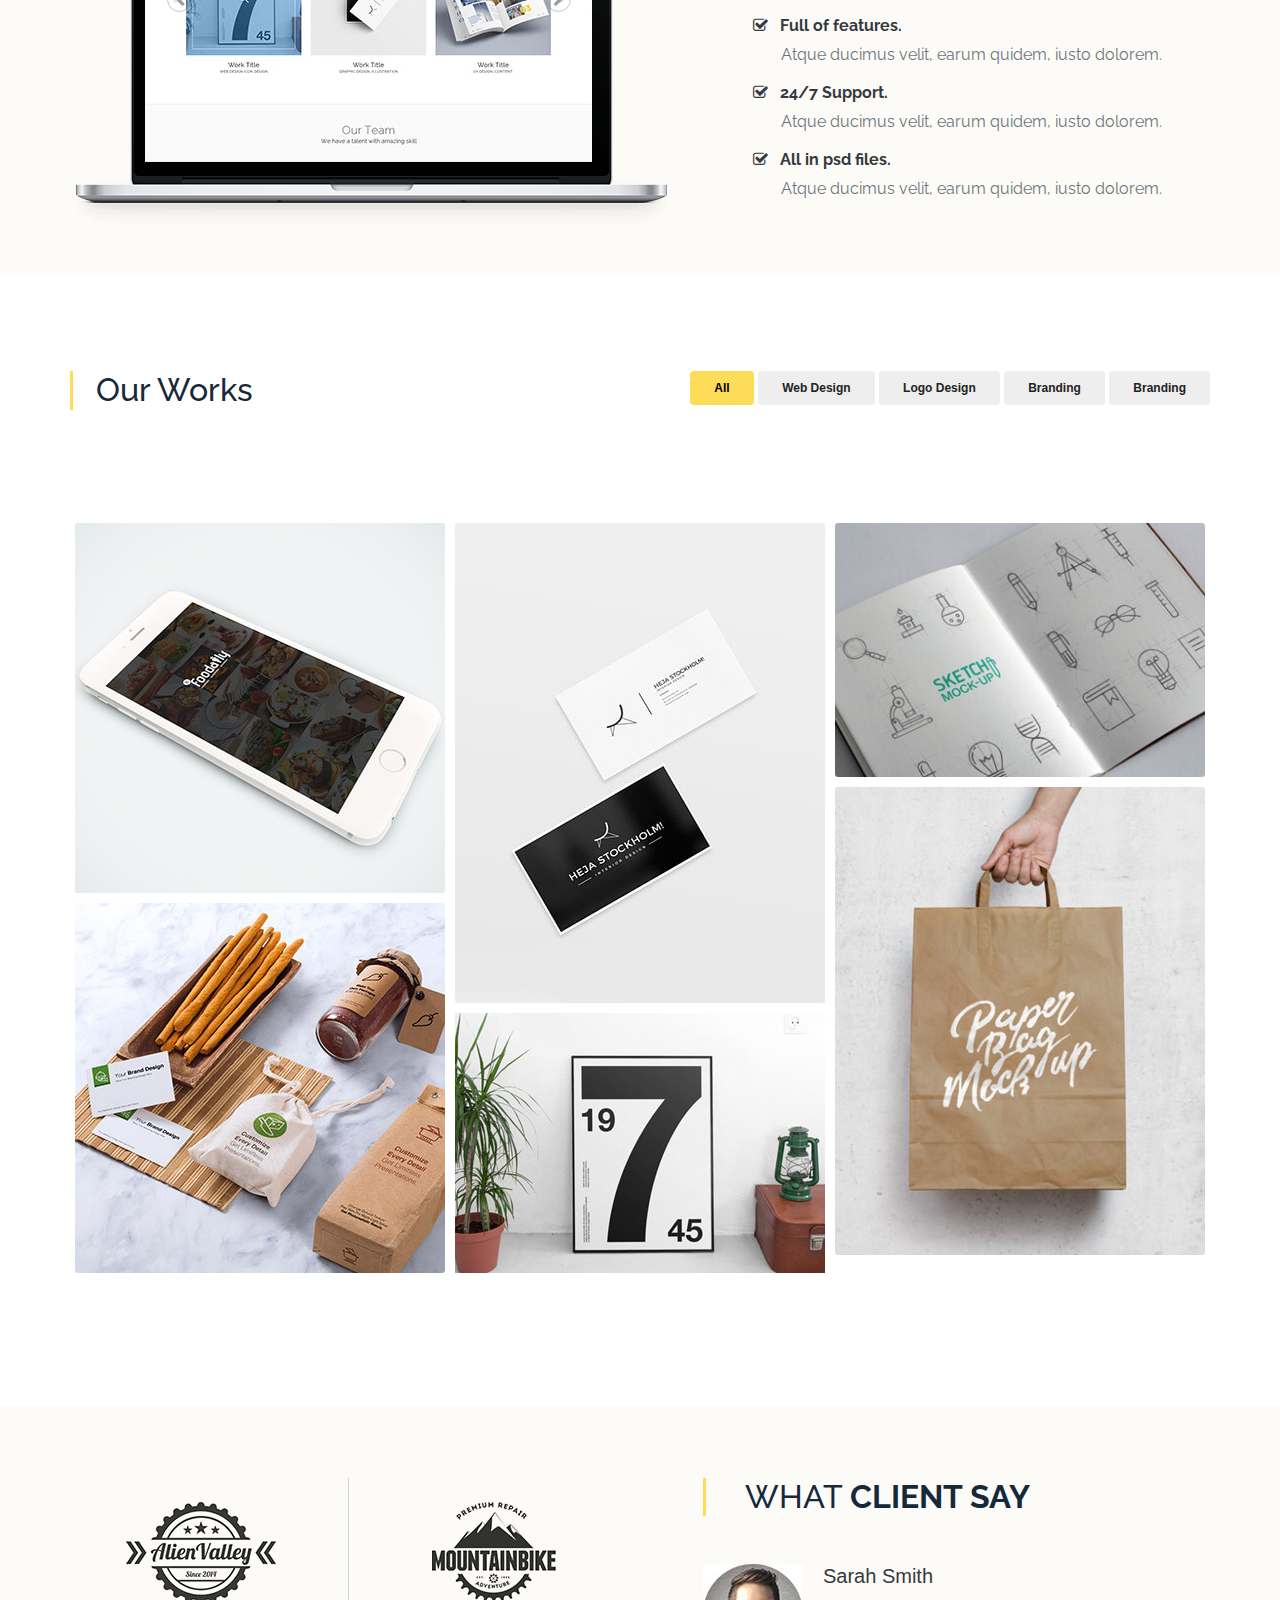
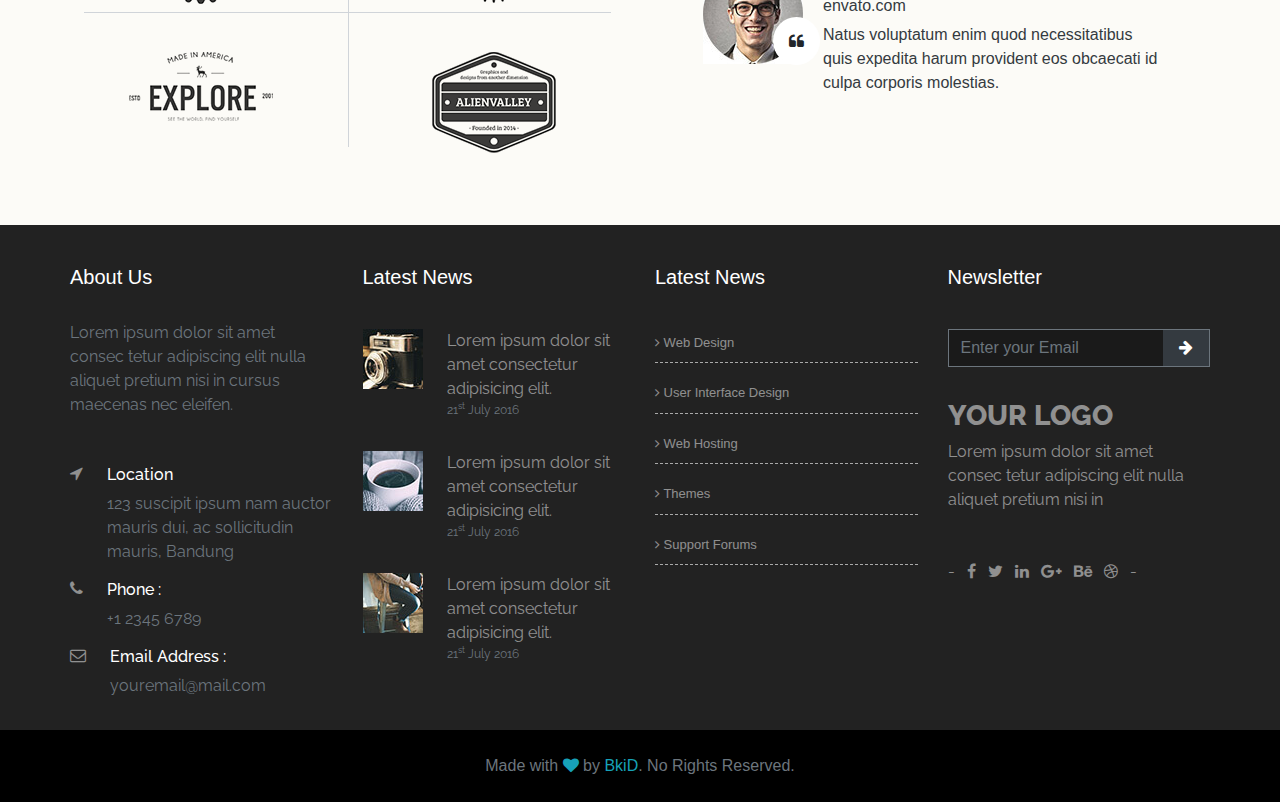
<file: 2. Responsive_HTML5-CSS3-Bootstrap4-jQuery/index.html>
<!doctype html>
<html>
<head>
    <meta charset="utf-8">
    <title>Made Design | Bootstrap Project</title>
    <meta name="viewport" content="width=device-width, initial-scale=1.0">
    <link rel="stylesheet" href="assets/css/bootstrap.min.css">
    <link rel="stylesheet" href="assets/css/style.css">
    <link href="https://fonts.googleapis.com/css?family=Kaushan+Script|Montserrat:400,700|Raleway:100,100i,300,300i,400,400i,500,500i,600,600i,700,700i,800,800i,900,900i" rel="stylesheet">
    <link href="https://stackpath.bootstrapcdn.com/font-awesome/4.7.0/css/font-awesome.min.css" rel="stylesheet">
    <script src="assets/js/jquery.min.js"></script>
    <script src="assets/js/bootstrap.min.js"></script>
    <script src="assets/js/isotope.pkgd.min.js"></script>
    <script src="assets/js/main.js"></script>
    <script src="assets/js/popper.min.js"></script>
</head>
<body data-spy="scroll" data-target=".navbar-collapse" data-offset="100">
    <div id="loading">
        <div id="loading-center">
            <div id="loading-center-absolute">
                <div class="object" id="object_one"></div>
                <div class="object" id="object_two"></div>
                <div class="object" id="object_three"></div>
                <div class="object" id="object_four"></div>
            </div>
        </div>
    </div>    
    <div class="wrapper">
        <div class="nav-div fixed-top">
            <div class="collapse" id="navbarSearch">
                <div class="bg-dark">
                    <div class="container">
                        <form class="form-inline py-2">
                            <h4 class="text-white py-2 pr-3">Search for content:</h4>
                            <input class="form-control bg-dark col-9 mr-2" type="search" placeholder="Search for something..">
                            <button class="btn btn-light my-2" type="submit"><span><i class="fa fa-search text-dark bg-none"></i></span></button>
                        </form>
                    </div>
                </div>
            </div>                        
            <nav class="navbar navbar-expand-md navbar-light px-md-0 py-3 shadow">
                <div class="container">
                    <button class="navbar-toggler text-light" type="button" data-toggle="collapse" data-target="#navbarMadeDesign">
                        <span class="navbar-toggler-icon"></span>
                    </button>
                    <a class="navbar-brand justify-content-left" href="index.html"><img src="assets/images/logo.png"></a>
                    <ul class="navbar-nav searchBar">
                        <li class="nav-item searchBtn">
                            <button class="border-0" type="button" data-toggle="collapse" data-target="#navbarSearch">
                                <span><i class="fa fa-search text-dark bg-none"></i></span>
                            </button>
                        </li>                                                
                    </ul>
                    <div class="collapse navbar-collapse" id="navbarMadeDesign">
                        <ul class="navbar-nav ml-auto mt-md-0 mt-3">
                            <li class="nav-item">
                                <a href="#Home" class="nav-link px-3">Home</a>
                            </li>
                            <li class="nav-item">
                                <a href="#About" class="nav-link px-3">About</a>
                            </li>
                            <li class="nav-item">
                                <a href="#Service" class="nav-link px-3">Service</a>
                            </li>
                            <li class="nav-item">
                                <a href="#Portfolio" class="nav-link px-3">Portfolio</a>
                            </li>
                            <li class="nav-item">
                                <a href="#Testimonial" class="nav-link px-3">Testimonial</a>
                            </li>
                            <li class="nav-item">
                                <a href="#Contact" class="nav-link px-3">Contact</a>
                            </li>
                        </ul>                        
                    </div>                            
                </div>
            </nav>
        </div>
        <section id="Home" class="home bg-black fix">
            <div class="overlay"></div>
            <div class="container">
                <div class="row">
                    <div class="col-md-12">
                        <div class="home_text text-center">
                            <h1 class="text-yellow">Welcome to Made</h1>
                            <h3 class="text-white text-uppercase mt-2">We Create a Concept into The Market</h3>
                        </div>            
                    </div>
                </div>
                <div class="btn-home">
                    <a class="btn home-btn mt-5" href="#About"></a>
                    <p class="home-btn-text text-light">Explore!</p>
                </div>
            </div>
        </section>
        <section id="About" class="about">
            <div class="container py-5 text-center">
                <h1 class="text-dark mt-5">Made is design studio based on London</h1>
                <h2 class="text-white">- & -</h2>
                <h3 class="text-dark text-uppercase mt-4 mb-5">We love to design a website and the other awesome graphic </h3>
                <button class="btn btn-light col-md-2 col-8 about-btn my-4 p-2 rounded">Get in Touch</button>
            </div>
        </section>
        <section id="Features" class="features mt-5">
            <div class="container">
                <div class="row mt-5 pt-4">
                    <div class="col-md-5">
                        <div class="features_item">
                            <div class="head_title mb-5">
                                <h2 class="text-uppercase ml-4">Our <strong>Featured</strong></h2>
                            </div>
                            <div class="featured_content mt-5">
                                <p class="mb-4">Lorem ipsum dolor sit amet consectetur adipiscing elit donec fringilla iaculis facilisis morbi nulla lectus, luctus interdum eu ultricies ac tortor maecenas nec massa sit amet erat condimentum porttitor ac quis turpis.</p>
                                <a href="#" class="btn col-6 p-3 btn-transparent feat-btn border rounded my-4">Read More</a>
                            </div>
                        </div>
                    </div>
                    <div class="col-md-6 offset-md-1 text-center feat-flex mb-5">
                        <div class="vertical-divider"></div>
                        <div class="horizontal-divider"></div>
                        <div class="row justify-content-center">
                            <div class="col-6 my-4">
                                <div class="features_item_text"><img src="assets/images/featured1.jpg" alt="website template image" class="img-circle">
                                    <p class="my-2">Trending Design</p>
                                </div>
                            </div>
                            <div class="col-6 my-4">
                                <div class="features_item_text"><img src="assets/images/featured2.jpg" alt="website template image" class="img-circle">
                                    <p class="my-2">Easy to Customize</p>
                                </div>
                            </div> 
                        </div>             
                        <div class="row justify-content-center">
                            <div class="col-6 my-4">
                                    <div class="features_item_text"><img src="assets/images/featured3.jpg" alt="website template image" class="img-circle">
                                    <p class="my-2">Responsive Design</p>
                                </div>
                            </div>
                            <div class="col-6 my-4">
                                    <div class="features_item_text"><img src="assets/images/featured4.jpg" alt="website template image" class="img-circle">
                                    <p class="my-2">Free Google Font</p>
                                </div>
                            </div> 
                        </div>
                    </div>
                </div>
            </div>
        </section>
        <section id="Service" class="services my-0 pt-5">
            <div class="container mb-5 pb-5">
                <div class="row mt-md-5 mt-sm-0 pt-4">
                    <div class="col-md-6 mb-5">
                        <div class="shadow">
                        <div class="yellow-shaped-header"></div>
                        <div class="service-content">
                            <div id="carouselExampleIndicators" class="carousel slide slider1 carousel-fade bg-white" data-ride="carousel" data-interval="2000">
                                <div class="carousel-inner" role="listbox">
                                    <div class="carousel-item active align-items-center text-center">
                                        <span class="col mx-auto fa fa-binoculars carousel-content">
                                            <h5 class="text-dark pt-3">UI/UX Design</h5>
                                        </span>
                                    </div>
                                    <div class="carousel-item align-items-center text-center">
                                        <span class="col mx-auto fa fa-pencil carousel-content">
                                            <h5 class="text-dark pt-3">Responsive Design</h5>
                                        </span>
                                    </div>
                                </div>
                                <a class="carousel-control-prev" href="#carouselExampleIndicators" role="button" data-slide="prev">
                                    <span class="fa fa-chevron-left text-dark control-icon" aria-hidden="true"></span>
                                    <span class="sr-only">Previous</span>
                                </a>
                                <a class="carousel-control-next" href="#carouselExampleIndicators" role="button" data-slide="next">
                                    <span class="fa fa-chevron-right text-dark control-icon"aria-hidden="true"></span>
                                    <span class="sr-only">Next</span>
                                </a>
                            </div>
                        </div>                             
                        </div>                                     
                    </div>
                    <div class="col-md-5 offset-md-1 text-dark services-flex">
                        <div class="services_item">
                            <div class="services_title mb-5">
                                <h2 class="text-uppercase ml-4">Our <strong>Service</strong></h2>
                            </div>
                            <div class="services_content mt-5">
                                <p class="mb-4">Lorem ipsum dolor sit amet consectetur adipiscing elit donec fringilla iaculis facilisis morbi nulla lectus, luctus interdum eu ultricies ac tortor maecenas nec massa sit amet erat condimentum porttitor ac quis turpis.</p>
                                <a href="#" class="btn col-6 p-3 btn-transparent feat-btn border rounded my-2">Read More</a>
                            </div>
                        </div>
                    </div>
                </div>
            </div>
        </section>
        <section id="team" class="mt-5 pt-3">
            <div class="container">
                <div class="row">
                    <div class="col-md-6">
                        <div class="services_item">
                            <div class="services_title mb-5">
                                <h2 class="text-uppercase ml-4">Our <strong>Best Team and Skill</strong></h2>
                            </div>
                            <div class="services_content mt-5">
                                <p class="mb-4">Lorem ipsum dolor sit amet consectetur adipiscing elit donec fringilla iaculis facilisis morbi nulla lectus, luctus interdum eu ultricies tortor maecenas nec massa sit amet erat condimentum porttitorac quis turpis nulla lectus sit amet consectetur.</p>
                            </div>
                        </div>                        
                    </div>
                    <div class="col-md-6">
                        <div class="row">
                            <div class="col-sm-4 text-center team-members">
                                <img src="assets/images/team1.jpg" class="img-circle">
                                <h4 class="mt-2">John <strong>Doe</strong></h4>
                                <h5>Lead Designer</h5>
                                <div class="separator"></div>
                                <ul class="list-inline">
                                    <li class="list-inline-item"><a class="text-muted" href="#"><i class="fa fa-facebook"></i></a></li>
                                    <li class="list-inline-item"><a class="text-muted" href="#"><i class="fa fa-twitter"></i></a></li>
                                    <li class="list-inline-item"><a class="text-muted" href="#"><i class="fa fa-dribbble"></i></a></li>
                                </ul>                                
                            </div>
                            <div class="col-sm-4 text-center team-members">
                                <img src="assets/images/team2.jpg" class="img-circle">
                                <h4 class="mt-2">Sarah <strong>Smith</strong></h4>
                                <h5>UX Designer</h5>
                                <div class="separator"></div>
                                <ul class="list-inline">
                                    <li class="list-inline-item"><a class="text-muted" href="#"><i class="fa fa-facebook"></i></a></li>
                                    <li class="list-inline-item"><a class="text-muted" href="#"><i class="fa fa-twitter"></i></a></li>
                                    <li class="list-inline-item"><a class="text-muted" href="#"><i class="fa fa-dribbble"></i></a></li>
                                </ul>                                
                            </div>
                            <div class="col-sm-4 text-center team-members">
                                <img src="assets/images/team3.jpg" class="img-circle">
                                <h4 class="mt-2">Fabian <strong>Doe</strong></h4>
                                <h5>Web Engineer</h5>
                                <div class="separator"></div>
                                <ul class="list-inline">
                                    <li class="list-inline-item"><a class="text-muted" href="#"><i class="fa fa-facebook"></i></a></li>
                                    <li class="list-inline-item"><a class="text-muted" href="#"><i class="fa fa-twitter"></i></a></li>
                                    <li class="list-inline-item"><a class="text-muted" href="#"><i class="fa fa-dribbble"></i></a></li>
                                </ul>                                
                            </div>                            
                        </div>
                    </div>
                </div>
                <div class="row pt-5">
                    <div class="col-md-6 my-md-1 my-xs-0">
                        <h6 class="text-uppercase font-weight-bold text-muted bg-white mb-1">Photoshop</h6>
                        <div class="progress mb-4" style="height: 3px;">
                            <div class="progress-bar" role="progressbar" style="width: 80%; background-color: #fddc57;"></div>
                        </div>
                        <h6 class="text-uppercase font-weight-bold text-muted bg-white mb-1">Web Design</h6>
                        <div class="progress mb-4" style="height: 3px;">
                            <div class="progress-bar" role="progressbar" style="width: 75%; background-color: #fddc57;"></div>
                        </div>
                    </div>
                    <div class="col-md-6 my-md-1 my-xs-0">
                        <h6 class="text-uppercase font-weight-bold text-muted bg-white mb-1">Development</h6>
                        <div class="progress mb-4" style="height: 3px;">
                            <div class="progress-bar" role="progressbar" style="width: 92%; background-color: #fddc57;"></div>
                        </div>
                        <h6 class="text-uppercase font-weight-bold text-muted bg-white mb-1">Branding</h6>
                        <div class="progress mb-4" style="height: 3px;">
                            <div class="progress-bar" role="progressbar" style="width: 98%; background-color: #fddc57;"></div>
                        </div>
                    </div>                    
                </div>
            </div>
        </section>
        <section id="Portfolio" class="mt-5 pt-3">
            <div class="container">
                <div class="row mt-md-5 mt-sm-0">
                    <div class="col-md-6 mb-md-5 mb-sm-0">
                        <div class="portfolio-data">
                            <div id="carouselExampleIndicators2" class="carousel slide slider2 carousel-fade" data-ride="carousel" data-interval="2000">
                                <div class="carousel-inner" role="listbox">
                                    <div class="carousel-item active align-items-center text-center">
                                        <img class="d-block w-100" src="assets/images/choose-img1.png">
                                    </div>
                                    <div class="carousel-item align-items-center text-center">
                                        <img class="d-block w-100" src="assets/images/choose-img1.png">
                                    </div>
                                </div>
                                <a class="carousel-control-prev" href="#carouselExampleIndicators2" role="button" data-slide="prev">
                                    <span class="fa fa-chevron-left text-dark control-icon" aria-hidden="true"></span>
                                    <span class="sr-only">Previous</span>
                                </a>
                                <a class="carousel-control-next" href="#carouselExampleIndicators2" role="button" data-slide="next">
                                    <span class="fa fa-chevron-right text-dark control-icon"aria-hidden="true"></span>
                                    <span class="sr-only">Next</span>
                                </a>
                            </div>                                    
                        </div>
                    </div>
                    <div class="col-md-5 offset-md-1 text-dark portfolio-flex">
                        <div class="portfolio_item mb-5">
                            <div class="portfolio_title mb-5">
                                <h2 class="text-uppercase ml-4">Why <strong>Choose Us</strong></h2>
                            </div>
                            <div class="portfolio_content my-5">
                                <div class="portfolio_item_text text-dark">
                                    <h6 class="font-weight-bold"><i class="fa fa-check-square-o pr-2"></i> Easy to costumize.</h6>
                                    <p class="ml-4 pl-1 text-muted">Atque ducimus velit, earum quidem, iusto dolorem.</p>
                                </div>
                                <div class="portfolio_item_text text-dark">
                                    <h6 class="font-weight-bold"><i class="fa fa-check-square-o pr-2"></i> Full of features.</h6>
                                    <p class="ml-4 pl-1 text-muted">Atque ducimus velit, earum quidem, iusto dolorem.</p>
                                </div>                                                                
                                <div class="portfolio_item_text text-dark">
                                    <h6 class="font-weight-bold"><i class="fa fa-check-square-o pr-2"></i> 24/7 Support.</h6>
                                    <p class="ml-4 pl-1 text-muted">Atque ducimus velit, earum quidem, iusto dolorem.</p>
                                </div>                                                                
                                <div class="portfolio_item_text text-dark">
                                    <h6 class="font-weight-bold"><i class="fa fa-check-square-o pr-2"></i> All in psd files.</h6>
                                    <p class="ml-4 pl-1 text-muted">Atque ducimus velit, earum quidem, iusto dolorem.</p>
                                </div>                                                                     
                            </div>
                        </div>
                    </div>
                </div>
            </div>            
        </section>
        <section id="Portfolio2" class="mt-5 pt-5">
            <div class="container">
                <div class="row">
                    <div class="col-md-4">
                        <div class="head_title text-left sm-text-center">
                            <h2 class="ml-2">Our Works</h2>
                        </div>
                    </div>
                    <div class="col-md-8">
                        <div class="filters-button-group text-right sm-text-center">
                            <button class="btn button is-checked" data-filter="*">All</button>
                            <button class="btn button" data-filter=".metal">Web Design</button>
                            <button class="btn button" data-filter=".transition">Logo Design</button>
                            <button class="btn button" data-filter=".alkali">Branding</button>
                            <button class="btn button" data-filter=".ar">Branding</button>
                        </div>
                    </div>
                    <div class="col-12 main-portfolio">
                        <div class="grid text-center">
                            <div class="col-md-4 grid-item transition metal ium">
                                <img alt="" src="assets/images/porfolio-1.jpg">
                                <div class="grid_hover_area text-center">
                                    <div class="girid_hover_text m-top-110">
                                        <h4 class="text-white">Your Work Title</h4>
                                        <p class="text-white">- Business Card, Branding</p>
                                        <a href="assets/images/porfolio-1.jpg" class="btn btn-primary popup-img">View Project</a>
                                    </div>
                                </div>
                            </div>
                            <div class="col-md-4 grid-item metalloid " >
                                <img alt="" src="assets/images/porfolio-2.jpg">
                                <div class="grid_hover_area text-center">
                                    <div class="girid_hover_text m-top-180">
                                        <h4 class="text-white">Your Work Title</h4>
                                        <p class="text-white">- Business Card, Branding</p>
                                        <a href="assets/images/porfolio-2.jpg" class="btn btn-primary popup-img">View Project</a>
                                    </div>
                                </div>
                            </div>
                            <div class="col-md-4 grid-item post-transition metal numberGreaterThan50">
                                <img alt="" src="assets/images/porfolio-3.jpg">
                                    <div class="grid_hover_area text-center">
                                        <div class="girid_hover_text m-top-50">
                                            <h4 class="text-white">Your Work Title</h4>
                                            <p class="text-white">- Business Card, Branding</p>
                                            <a href="assets/images/porfolio-3.jpg" class="btn btn-primary popup-img">View Project</a>
                                    </div>
                                </div>
                            </div>
                            <div class="col-md-4 grid-item post-transition metal ium" >
                                <img alt="" src="assets/images/porfolio-4.jpg">
                                <div class="grid_hover_area text-center">
                                    <div class="girid_hover_text m-top-180">
                                        <h4 class="text-white">Your Work Title</h4>
                                        <p class="text-white">- Business Card, Branding</p>
                                        <a href="assets/images/porfolio-4.jpg" class="btn btn-primary popup-img">View Project</a>
                                    </div>
                                </div>
                            </div>
                            <div class="col-md-4 grid-item metal ar" >
                                <img alt="" src="assets/images/porfolio-5.jpg">
                                <div class="grid_hover_area text-center">
                                    <div class="girid_hover_text m-top-110">
                                        <h4 class="text-white">Your Work Title</h4>
                                        <p class="text-white">- Business Card, Branding</p>
                                        <a href="assets/images/porfolio-5.jpg" class="btn btn-primary popup-img">View Project</a>
                                    </div>
                                </div>
                            </div>
                            <div class="col-md-4 grid-item alkali ar" >
                                <img alt="" src="assets/images/porfolio-6.jpg">
                                <div class="grid_hover_area text-center">
                                    <div class="girid_hover_text m-top-50">
                                        <h4 class="text-white">Your Work Title</h4>
                                        <p class="text-white">- Business Card, Branding</p>
                                        <a href="assets/images/porfolio-6.jpg" class="btn btn-primary popup-img">View Project</a>
                                    </div>
                                </div>
                            </div>
                            <div style="clear: both;"></div>
                        </div>     
                    </div>
                </div>
            </div>
        </section>        
        <section id="Testimonial" class="testimonial mt-5 pb-5">
            <div class="container">
                <div class="row mt-5 pt-4">
                    <div class="col-md-6 text-center testimonial-flex mt-5">
                        <div class="vertical-divider"></div>
                        <div class="horizontal-divider"></div>
                        <div class="row justify-content-center">
                            <div class="col-6 my-4">
                                <div class="client_item_text"><img src="assets/images/cbrand-1.png"></div>
                            </div>
                            <div class="col-6 my-4">
                                <div class="client_item_text"><img src="assets/images/cbrand-2.png"></div>
                            </div> 
                        </div>             
                        <div class="row justify-content-center">
                            <div class="col-6 my-4">
                                    <div class="client_item_text"><img src="assets/images/cbrand-3.png"></div>
                            </div>
                            <div class="col-6 my-4">
                                    <div class="client_item_text"><img src="assets/images/cbrand-4.png"></div>
                            </div> 
                        </div>
                    </div>
                    <div class="col-md-6 my-5">
                        <div class="client_item ml-5">
                            <div class="head_title mb-5">
                                <h2 class="text-uppercase ml-4">What <strong>Client Say</strong></h2>
                            </div>
                            <div class="client_content mt-5">
                                <div class="media">
                                    <div class="media-img">
                                        <img class="mr-3" src="assets/images/test-img1.jpg" alt="Generic placeholder image">
                                        <i class="fa fa-quote-left rounded-circle"></i>
                                    </div>
                                    <div class="media-body text-dark mr-5">
                                        <h5 class="mt-0">Sarah Smith</h5>
                                        <h6 class="mt-1">envato.com</h6>
                                        Natus voluptatum enim quod necessitatibus quis expedita harum provident eos obcaecati id culpa corporis molestias.
                                    </div>
                                </div>                               
                            </div>
                        </div>
                    </div>
                </div>
            </div>
        </section>  
        <footer id="Contact" class="footer pt-4">
            <div class="container">
                <div class="row">
                    <div class="col-md-3">
                        <div class="footer-about py-3">
                            <h5 class="text-white">About Us</h5>
                            <p class="text-muted my-3 py-3">Lorem ipsum dolor sit amet consec tetur adipiscing elit nulla aliquet pretium nisi in cursus maecenas nec eleifen.</p>
                        </div>
                        <div class="footer-location text-white">
                            <ul class="list-unstyled">
                                <li class="media">
                                    <a class="d-flex">                   
                                        <i class="text-white-50 fa fa-location-arrow mr-4"></i>
                                    </a>
                                    <div class="media-body footer-media">
                                        <h6>Location</h6>
                                        <p class="text-muted">123 suscipit ipsum nam auctor mauris dui, ac sollicitudin mauris, Bandung</p>
                                    </div>
                                </li>
                                <li class="media">
                                    <a class="d-flex">                   
                                        <i class="text-white-50 fa fa-phone mr-4"></i>
                                    </a>
                                    <div class="media-body footer-media">
                                        <h6>Phone :</h6>
                                        <p class="text-muted">+1 2345 6789</p>
                                    </div>
                                </li>
                                <li class="media">
                                    <a class="d-flex">                   
                                        <i class="text-white-50 fa fa-envelope-o mr-4"></i>
                                    </a>
                                    <div class="media-body footer-media">
                                        <h6>Email Address :</h6>
                                        <p class="text-muted">youremail@mail.com</p>
                                    </div>
                                </li>
                              </ul>
                        </div>
                    </div>
                    <div class="col-md-3">
                        <div class="footer-news py-3">
                            <h5 class="text-white">Latest News</h5>
                        </div>                        
                        <ul class="list-unstyled">
                            <li class="media my-3">
                                <a class="d-flex" href="#">
                                    <img src="assets/images/ltst-img-1.jpg" class="mr-4" alt="ltst-img1">
                                </a>
                                <div class="media-body footer-news">
                                    <a href="#" class="text-white-50"> Lorem ipsum dolor sit amet consectetur adipisicing elit.</a>
                                    <p class="text-muted">21<sup>st</sup> July 2016</p>
                                </div>
                            </li>
                            <li class="media my-3">
                                <a class="d-flex" href="#">
                                    <img src="assets/images/ltst-img-2.jpg" class="mr-4" alt="ltst-img2">
                                </a>
                                <div class="media-body footer-news">
                                    <a href="#" class="text-white-50"> Lorem ipsum dolor sit amet consectetur adipisicing elit.</a>
                                    <p class="text-muted">21<sup>st</sup> July 2016</p>
                                </div>
                            </li>
                            <li class="media my-3">
                                <a class="d-flex" href="#">
                                    <img src="assets/images/ltst-img-3.jpg" class="mr-4" alt="ltst-img3">
                                </a>
                                <div class="media-body footer-news">
                                    <a href="#" class="text-white-50"> Lorem ipsum dolor sit amet consectetur adipisicing elit.</a>
                                    <p class="text-muted">21<sup>st</sup> July 2016</p>
                                </div>
                            </li>
                          </ul>
                    </div> 
                    <div class="col-md-3">
                        <div class="footer-news py-3">
                            <h5 class="text-white">Latest News</h5>
                        </div>
                        <ul class="list-unstyled">
                            <li class="footer-news-li">
                                <a href="#" class="text-white-50"><i class="text-white-50 fa fa-angle-right"></i> Web Design</a>
                            </li>
                            <li class="footer-news-li">
                                <a href="#" class="text-white-50"><i class="text-white-50 fa fa-angle-right"></i> User Interface Design</a>
                            </li>
                            <li class="footer-news-li">
                                <a href="#" class="text-white-50"><i class="text-white-50 fa fa-angle-right"></i> Web Hosting</a>
                            </li>
                            <li class="footer-news-li">
                                <a href="#" class="text-white-50"><i class="text-white-50 fa fa-angle-right"></i> Themes</a>
                            </li>
                            <li class="footer-news-li">
                                <a href="#" class="text-white-50"><i class="text-white-50 fa fa-angle-right"></i> Support Forums</a>
                            </li>                                                                                                              
                        </ul>  
                    </div> 
                    <div class="col-md-3">
                        <div class="footer-newsletter py-3">
                            <h5 class="text-white">Newsletter</h5>
                        </div>
                        <form class="navbar-form mt-3" role="email-newsletter">
                            <div class="input-group add-on">
                                <input class="form-control rounded-0 border-secondary border-right-0" style="background-color: #1a1a1a" placeholder="Enter your Email" name="email-id" id="email-id" type="text">
                                <div class="input-group-btn">
                                    <button class="btn btn-dark border-secondary border-left-0 rounded-0 px-3" type="submit"><i class="fa fa-arrow-right"></i></button>
                                </div>
                            </div>
                        </form>
                        <div class="footer-newsletter-content my-3 py-3 text-white-50">
                            <h3>YOUR LOGO</h3>
                            <p>Lorem ipsum dolor sit amet consec tetur adipiscing elit nulla aliquet pretium nisi in</p>
                            <ul class="list-inline mt-5">
                                <li class="list-inline-item">- </li>
                                <li class="list-inline-item"><a href="#" class="text-white-50"><i class="fa fa-facebook"></i></a></li>
                                <li class="list-inline-item"><a href="#" class="text-white-50"><i class="fa fa-twitter"></i></a></li>
                                <li class="list-inline-item"><a href="#" class="text-white-50"><i class="fa fa-linkedin"></i></a></li>
                                <li class="list-inline-item"><a href="#" class="text-white-50"><i class="fa fa-google-plus"></i></a></li>
                                <li class="list-inline-item"><a href="#" class="text-white-50"><i class="fa fa-behance"></i></a></li>
                                <li class="list-inline-item"><a href="#" class="text-white-50"><i class="fa fa-dribbble"></i></a></li>
                                <li class="list-inline-item"> -</li>
                            </ul>
                        </div>
                    </div>                                                      
                </div>
            </div>
            <div class="main-footer text-center text-muted py-4" style="background-color: black">
                Made with <span><i class="fa fa-heart text-info"></i></span> by <a href="https://github.com/BRAiNCHiLD95" class="text-info" style="text-decoration: none">BkiD</a>. No Rights Reserved.
            </div>
        </footer>        
    </div>
</body>
</html>
</file>
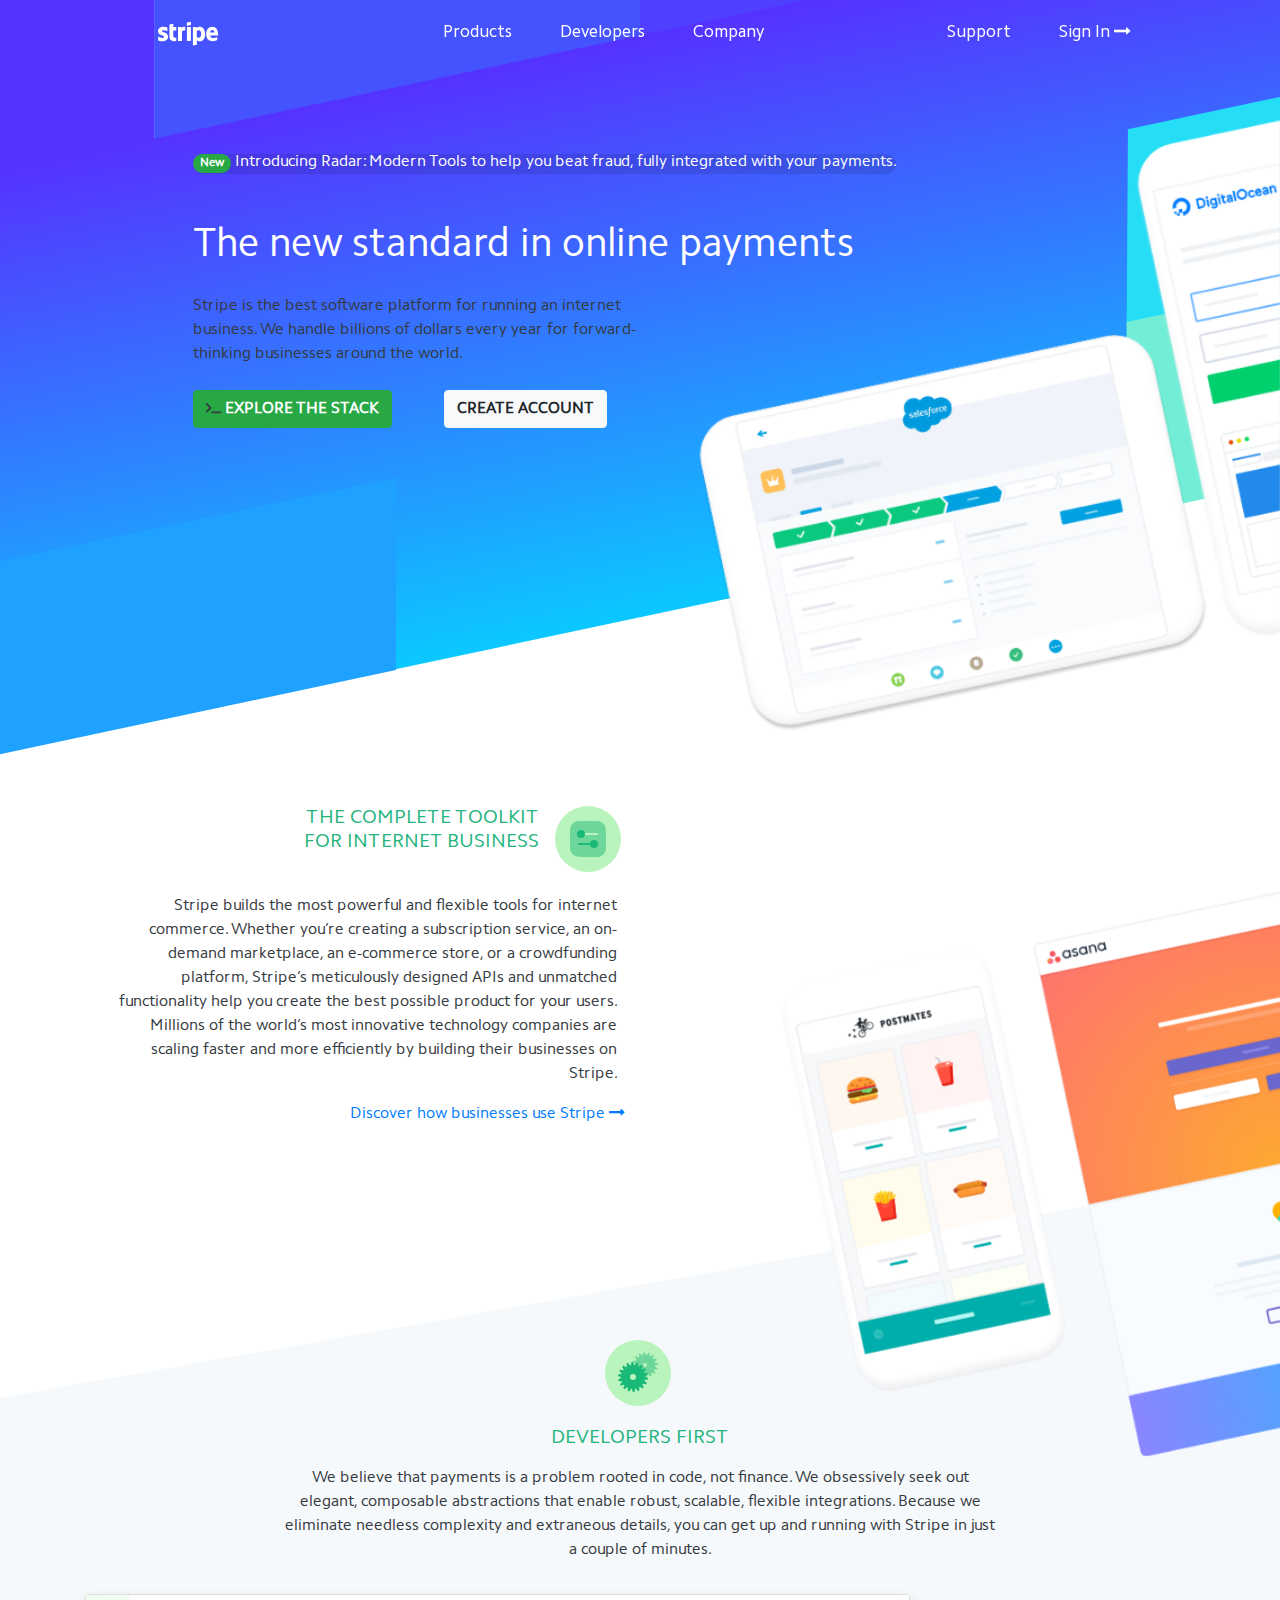
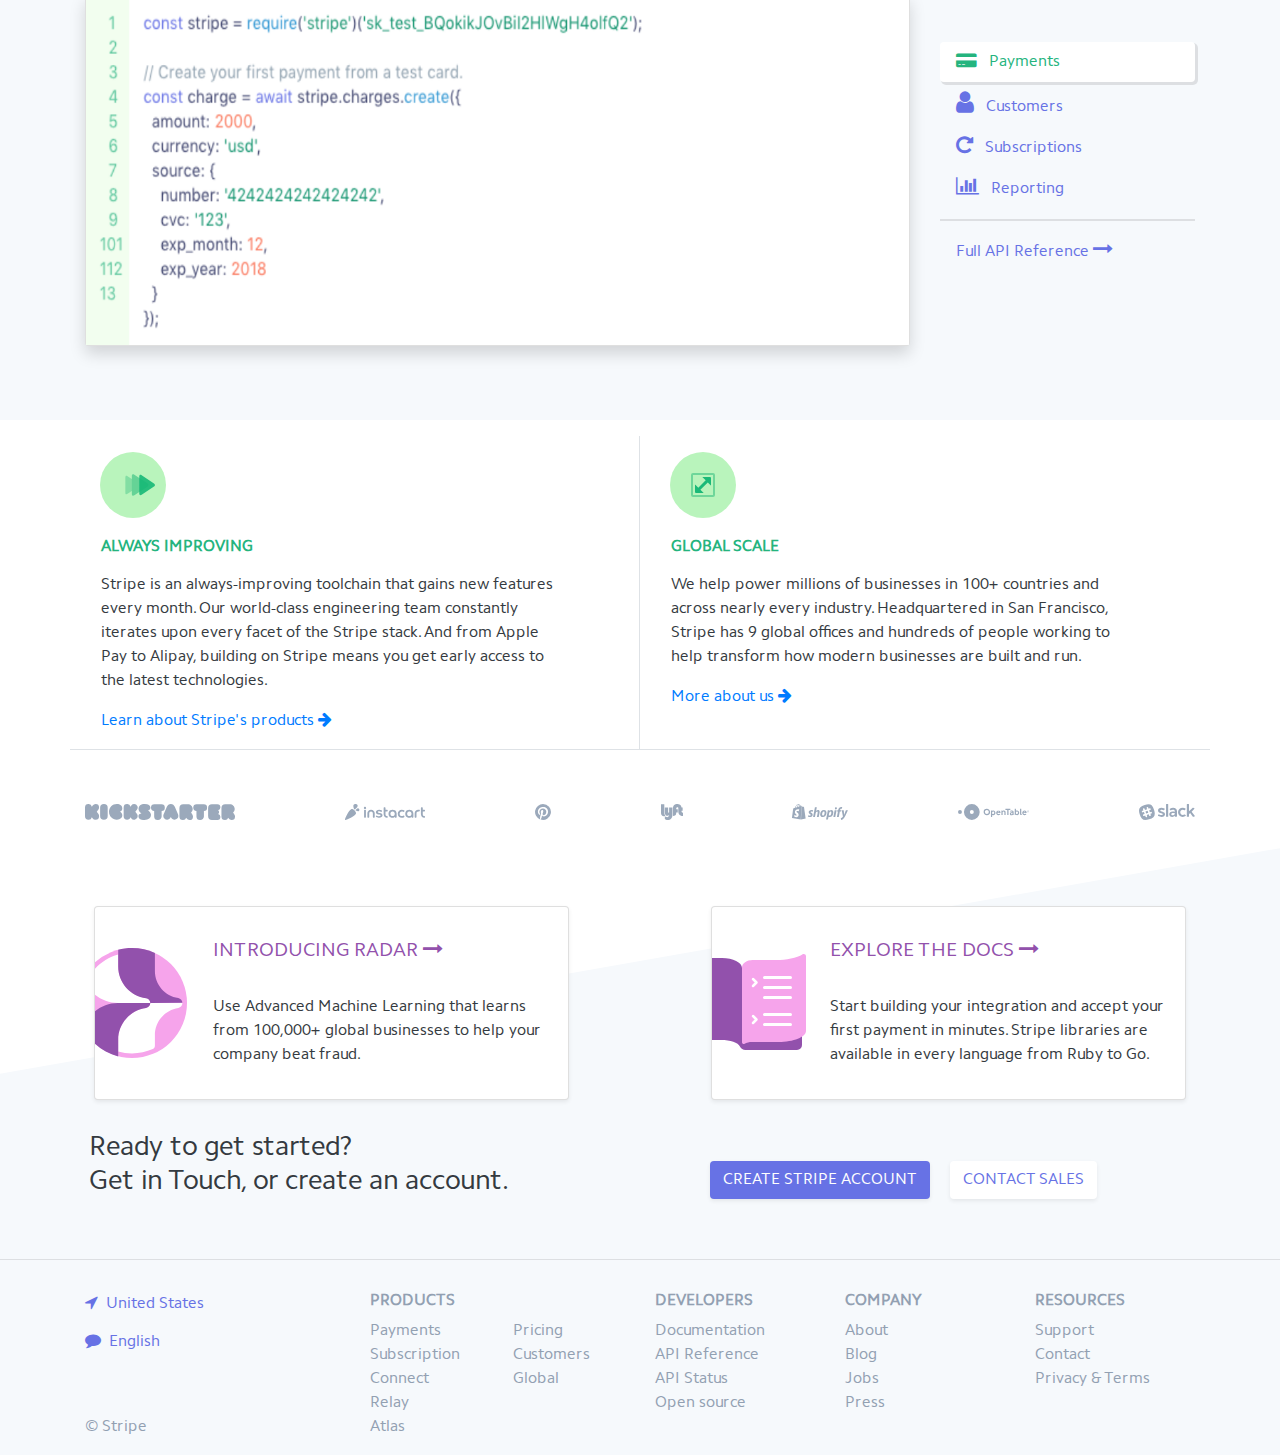
<file: 3. Responsive_PSD-To-Bootstrap4_Stripe/main.html>
<!doctype html>
<html>
    <head>
        <meta charset="utf-8">
        <meta name="viewport" content="width=device-width, initial-scale=1.0"> 
        <title>Stripe | Bootstrap</title>
        <link rel="stylesheet" href="assets/css/bootstrap.min.css">
        <link href="https://stackpath.bootstrapcdn.com/font-awesome/4.7.0/css/font-awesome.min.css" rel="stylesheet">
        <link rel="stylesheet" href="assets/css/style.css">
        <script src="assets/js/jquery.min.js"></script>
        <script src="assets/js/popper.min.js"></script>
        <script src="assets/js/bootstrap.min.js"></script>
        <script src="assets/js/main.js"></script>
    </head>
    <body data-spy="scroll" data-target=".navbar-collapse" data-offset="10">
        <nav class="navbar fixed-top navbar-expand-lg navbar-dark">
            <div class="container">
                <div class="navbrand">
                    <a class="navbar-brand text-white" href="main.html">
                        <svg width="62" height="25">
                            <title>Stripe</title>
                            <path style="fill:white;" d="M5 10.1c0-.6.6-.9 1.4-.9 1.2 0 2.8.4 4 1.1V6.5c-1.3-.5-2.7-.8-4-.8C3.2 5.7 1 7.4 1 10.3c0 4.4 6 3.6 6 5.6 0 .7-.6 1-1.5 1-1.3 0-3-.6-4.3-1.3v3.8c1.5.6 2.9.9 4.3.9 3.3 0 5.5-1.6 5.5-4.5.1-4.8-6-3.9-6-5.7zM29.9 20h4V6h-4v14zM16.3 2.7l-3.9.8v12.6c0 2.4 1.8 4.1 4.1 4.1 1.3 0 2.3-.2 2.8-.5v-3.2c-.5.2-3 .9-3-1.4V9.4h3V6h-3V2.7zm8.4 4.5L24.6 6H21v14h4v-9.5c1-1.2 2.7-1 3.2-.8V6c-.5-.2-2.5-.5-3.5 1.2zm5.2-2.3l4-.8V.8l-4 .8v3.3zM61.1 13c0-4.1-2-7.3-5.8-7.3s-6.1 3.2-6.1 7.3c0 4.8 2.7 7.2 6.6 7.2 1.9 0 3.3-.4 4.4-1.1V16c-1.1.6-2.3.9-3.9.9s-2.9-.6-3.1-2.5H61c.1-.2.1-1 .1-1.4zm-7.9-1.5c0-1.8 1.1-2.5 2.1-2.5s2 .7 2 2.5h-4.1zM42.7 5.7c-1.6 0-2.5.7-3.1 1.3l-.1-1h-3.6v18.5l4-.7v-4.5c.6.4 1.4 1 2.8 1 2.9 0 5.5-2.3 5.5-7.4-.1-4.6-2.7-7.2-5.5-7.2zm-1 11c-.9 0-1.5-.3-1.9-.8V10c.4-.5 1-.8 1.9-.8 1.5 0 2.5 1.6 2.5 3.7 0 2.2-1 3.8-2.5 3.8z">
                            </path>
                        </svg>
                    </a>
                </div>
                <button class="navbar-toggler border-0" type="button" data-toggle="collapse" data-target="#navbarStripe" aria-controls="navbarStripe" aria-expanded="false" aria-label="Toggle navigation">
                    <span class="navbar-toggler-icon"></span>
                </button>
                <div class="collapse navbar-collapse" id="navbarStripe">
                    <ul class="navbar-nav ml-lg-5 pl-lg-4">
                        <li class="navbrand_in_li">
                            <a class="navbar-brand text-white" href="main.html">
                                <svg width="62" height="25">
                                    <title>Stripe</title>
                                    <path style="fill:white;" d="M5 10.1c0-.6.6-.9 1.4-.9 1.2 0 2.8.4 4 1.1V6.5c-1.3-.5-2.7-.8-4-.8C3.2 5.7 1 7.4 1 10.3c0 4.4 6 3.6 6 5.6 0 .7-.6 1-1.5 1-1.3 0-3-.6-4.3-1.3v3.8c1.5.6 2.9.9 4.3.9 3.3 0 5.5-1.6 5.5-4.5.1-4.8-6-3.9-6-5.7zM29.9 20h4V6h-4v14zM16.3 2.7l-3.9.8v12.6c0 2.4 1.8 4.1 4.1 4.1 1.3 0 2.3-.2 2.8-.5v-3.2c-.5.2-3 .9-3-1.4V9.4h3V6h-3V2.7zm8.4 4.5L24.6 6H21v14h4v-9.5c1-1.2 2.7-1 3.2-.8V6c-.5-.2-2.5-.5-3.5 1.2zm5.2-2.3l4-.8V.8l-4 .8v3.3zM61.1 13c0-4.1-2-7.3-5.8-7.3s-6.1 3.2-6.1 7.3c0 4.8 2.7 7.2 6.6 7.2 1.9 0 3.3-.4 4.4-1.1V16c-1.1.6-2.3.9-3.9.9s-2.9-.6-3.1-2.5H61c.1-.2.1-1 .1-1.4zm-7.9-1.5c0-1.8 1.1-2.5 2.1-2.5s2 .7 2 2.5h-4.1zM42.7 5.7c-1.6 0-2.5.7-3.1 1.3l-.1-1h-3.6v18.5l4-.7v-4.5c.6.4 1.4 1 2.8 1 2.9 0 5.5-2.3 5.5-7.4-.1-4.6-2.7-7.2-5.5-7.2zm-1 11c-.9 0-1.5-.3-1.9-.8V10c.4-.5 1-.8 1.9-.8 1.5 0 2.5 1.6 2.5 3.7 0 2.2-1 3.8-2.5 3.8z">
                                    </path>
                                </svg>
                            </a>
                        </li>
                    </ul>
                    <ul class="navbar-nav ml-auto pl-lg-5">
                        <li class="nav-item mr-lg-3">
                            <a class="nav-link" href="#products">Products</a>
                        </li>
                        <li class="nav-item mx-lg-3">
                            <a class="nav-link" href="#dev_area">Developers</a>
                        </li>
                        <li class="nav-item mx-lg-3">
                            <a class="nav-link" href="#company">Company</a>
                        </li>
                    </ul>
                    <ul class="navbar-nav ml-auto mr-lg-5 pr-lg-2">
                        <li class="nav-item mr-lg-3">
                            <a class="nav-link" href="#support">Support</a>
                        </li>
                        <li class="nav-item ml-lg-3">
                            <a class="nav-link" href="#">Sign In <span class="fa fa-long-arrow-right"></span></a>
                        </li>
                    </ul>
                </div>
            </div>
        </nav>
        <section id="home" class="container-fluid">
            <div class="container">
                <div class="col-md-8 offset-lg-1">
                    <div class="content_home">
                        <a class="announcement" href="#">
                            <span class="badge badge-pill badge-success pb-1">New</span>
                            <span class="message">
                                Introducing Radar: Modern Tools to help you beat fraud, fully integrated with your payments.
                            </span>
                        </a>
                        <h1 class="mt-md-5 mt-3">The new standard in online payments</h1>
                        <p class="my-4 col-md-8 p-0">Stripe is the best software platform for running an internet business. We handle billions of dollars every year for forward-thinking businesses around the world.</p>
                        <button class="btn font-weight-bold btn-success"><span class="font-weight-bold fa fa-terminal text-dark"></span> EXPLORE THE STACK</button>
                        <button id="create" class="ml-md-5 mt-2 mt-md-0 btn btn-light font-weight-bold">CREATE ACCOUNT</button>
                    </div>
                </div>
            </div>
        </section>
        <section id="products">
            <div class="container">
                <div class="col-md-6 text-right mb-5 pb-5">
                    <div class="head-content my-3 py-3">
                        <img class="float-lg-right ml-3" src="assets/images/setting_icon.svg" height="70" width="70">
                        <h5 class="title">THE COMPLETE TOOLKIT<br>FOR INTERNET BUSINESS</h5>
                    </div>
                    <p class="px-2 mt-3 text-dark">Stripe builds the most powerful and flexible tools for internet commerce. Whether you’re creating a subscription service, an on-demand marketplace, an e-commerce store, or a crowdfunding platform, Stripe’s meticulously designed APIs and unmatched functionality help you create the best possible product for your users. Millions of the world’s most innovative technology companies are scaling faster and more efficiently by building their businesses on Stripe.</p>
                    <a class="text-primary" href="#">Discover how businesses use Stripe <i class="fa fa-long-arrow-right text-primary"></i></a>
                </div>
            </div>
        </section>
        <section id="hanging_art">
            <div class="hanging_row1">
                <img id="img1" src="assets/images/salesforceSalesforce Ipad.svg">
                <img id="img2" src="assets/images/digital oceanDIGITAL OCEAN Big Phone.svg">
            </div>
            <div class="hanging_row2">
                <img id="img3" src="assets/images/Post Mates Device.svg">
                <img id="img4" src="assets/images/asanaasana.svg">
            </div>
        </section>
        <section id="dev_area">
        <div class="container">
            <div class="text-center col-md-8 offset-md-2 mt-5">
                <img src="assets/images/dev_icon.svg" height="70" width="70">
                <h5 class="my-3 title">DEVELOPERS FIRST</h5>
                <p class="text-dark">We believe that payments is a problem rooted in code, not finance. We obsessively seek out elegant, composable abstractions that enable robust, scalable, flexible integrations. Because we eliminate needless complexity and extraneous details, you can get up and running with Stripe in just a couple of minutes.</p>
            </div>
            <div class="runkit_data my-1 py-3">
                <div class="row">
                    <div class="d-block col-md-9 text-dark">
                        <div class="tab-content" id="v-pills-tabContent">
                            <div class="tab-pane fade show active" id="v-pills-payments" role="tabpanel" aria-labelledby="v-pills-payments-tab">
                                <div id="element" class="col p-0"> 
                                    <div class="card shadow">
                                        <img src="assets/images/code_sample.png" class="embed-responsive">
                                    </div>                                    
                                </div>
                            </div>
                            <div class="tab-pane fade" id="v-pills-customers" role="tabpanel" aria-labelledby="v-pills-customers-tab">
                                <div id="element" class="col p-0"> 
                                    <div class="card shadow">
                                        <img src="assets/images/code_sample.png" class="embed-responsive">
                                    </div>                                    
                                </div>                                
                            </div>
                            <div class="tab-pane fade" id="v-pills-subscriptions" role="tabpanel" aria-labelledby="v-pills-subscriptions-tab">
                                <div id="element" class="col p-0"> 
                                    <div class="card shadow">
                                        <img src="assets/images/code_sample.png" class="embed-responsive">
                                    </div>                                    
                                </div>                                
                            </div>
                            <div class="tab-pane fade" id="v-pills-reporting" role="tabpanel" aria-labelledby="v-pills-reporting-tab">
                                <div id="element" class="col p-0"> 
                                    <div class="card shadow">
                                        <img src="assets/images/code_sample.png" class="embed-responsive">
                                    </div>                                    
                                </div>                                
                            </div>
                        </div>
                    </div>
                    <div class="col-md-3 mt-lg-5 mt-3">
                        <div class="nav flex-column text-left nav-pills" id="v-pills-tab" role="tablist" aria-orientation="vertical">
                            <a class="nav-link active" id="v-pills-payments-tab" data-toggle="pill" href="#v-pills-payments" role="tab" aria-controls="v-pills-payments" aria-selected="true"><span class="mr-2 fa fa-credit-card-alt"></span> Payments</a>
                            <a class="nav-link" id="v-pills-customers-tab" data-toggle="pill" href="#v-pills-customers" role="tab" aria-controls="v-pills-customers" aria-selected="false"><span style="font-size:25px;" class="mr-2 fa fa-user"></span> Customers</a>
                            <a class="nav-link pr-0" id="v-pills-subscriptions-tab" data-toggle="pill" href="#v-pills-subscriptions" role="tab" aria-controls="v-pills-subscriptions" aria-selected="false"><span style="font-size:20px;" class="mr-2 fa fa-repeat"></span> Subscriptions</a>
                            <a class="nav-link" id="v-pills-reporting-tab" data-toggle="pill" href="#v-pills-reporting" role="tab" aria-controls="v-pills-reporting" aria-selected="false"><span style="font-size:20px;" class="mr-2 fa fa-bar-chart"></span> Reporting</a>
                            <div class="divider"></div>
                            <a class="nav-link" href="#" aria-selected="false">Full API Reference<span style="font-size:20px;" class="ml-1 fa fa-long-arrow-right"></span></a>
                        </div>
                    </div>
                </div>
            </div>
        </div>
        </section>
        <section id="company" class="text-dark">
            <div class="container">
                <div class="row">
                    <div class="col-md-6 border-right border-bottom py-3">
                        <div class="col-12 text-left">
                            <img src="assets/images/company1.svg" height="70" width="70">
                        </div>
                        <h6 class="title font-weight-bold ml-3 my-3">ALWAYS IMPROVING</h6>
                        <p class="mx-md-0 mr-md-5 mr-0 mx-3 px-md-3 px-0">Stripe is an always-improving toolchain that gains new features every month. Our world-class engineering team constantly iterates upon every facet of the Stripe stack. And from Apple Pay to Alipay, building on Stripe means you get early access to the latest technologies.</p>
                        <a class="ml-3" href="#">Learn about Stripe's products <span class="fa fa-arrow-right"></span></a>
                    </div>
                    <div class="col-md-6 border-bottom py-3">
                        <div class="col-12 text-left">
                            <img src="assets/images/company2.svg" height="70" width="70">
                        </div>
                        <h6 class="title font-weight-bold ml-3 my-3">GLOBAL SCALE</h6>
                        <p class="mx-md-0 mr-md-5 mr-0 mx-3 px-md-3 px-0">We help power millions of businesses in 100+ countries and across nearly every industry. Headquartered in San Francisco, Stripe has 9 global offices and hundreds of people working to help transform how modern businesses are built and run.</p>
                        <a class="ml-3" href="#">More about us <span class="fa fa-arrow-right"></span></a>
                    </div>
                </div>
            </div>
        </section>
        <section id="customer-logos">
            <div class="container">
                <div class="company_hover_container">
                    <a class="company_hover">
                        <span class="btn company_btn">See our customers</span>
                        <ul>
                            <li><img height="16px" alt="kickstarter" src="assets/images/customer-logos/kickstarter.svg"></li>
                            <li><img height="16px" alt="instacart" src="assets/images/customer-logos/instacart.svg"></li>
                            <li><img height="16px" alt="pinterest" src="assets/images/customer-logos/pinterest.svg"></li>
                            <li><img height="16px" alt="lyft" src="assets/images/customer-logos/lyft.svg"></li>
                            <li><img height="16px" alt="shopify" src="assets/images/customer-logos/shopify.svg"></li>
                            <li><img height="16px" alt="opentable" src="assets/images/customer-logos/opentable.svg"></li>
                            <li><img height="16px" alt="slack" src="assets/images/customer-logos/slack.svg"></li>
                        </ul>
                    </a>
                </div>
            </div>
        </section>
        <section id="support">
            <div class="container">
                <div class="row justify-content-around">
                    <a href="#" class="col-lg-5 col-11 col-md-6 card shadow-sm my-3 px-0">
                        <div class="media">
                            <img id="prefooter1" class="align-self-center" src="assets/images/prefooter1.svg" height="130" width="130">
                            <div class="media-body">
                                <h5 class="my-3 py-3 pl-3">INTRODUCING RADAR <span class="fa fa-long-arrow-right"></span></h5>
                                <p class="my-3 pb-3 px-3">Use Advanced Machine Learning that learns from 100,000+ global businesses to help your company beat fraud.</p>        
                            </div>
                        </div>
                    </a>
                    <a href="#" class="col-lg-5 col-11 col-md-6 offset-lg-1 card shadow-sm my-3 px-0">
                        <div class="media">
                            <img id="prefooter2" class="align-self-center" src="assets/images/prefooter2.svg" height="130" width="130">
                            <div class="media-body">
                                <h5 class="my-3 py-3 px-3">EXPLORE THE DOCS <span class="fa fa-long-arrow-right"></span></h5>
                                <p class="my-3 pb-3 px-3">Start building your integration and accept your first payment in minutes. Stripe libraries are available in every language from Ruby to Go.</p>        
                            </div>
                        </div>
                    </a>
                </div>
                <div class="row">
                    <div class="col-md-6 pre_footer_end">
                        <h3 class="my-3 ml-1"><span>Ready to get started?</span><br>
                        Get in Touch, or create an account.</h3>
                    </div>
                    <div class="prefooter_btns col-md-6">
                        <button class="btn btn_prefooter shadow-sm">CREATE STRIPE ACCOUNT</button>
                        <button class="btn btn_prefooter2 shadow-sm ml-lg-3">CONTACT SALES</button>
                    </div>
                </div>
            </div>
        </section>
        <footer>
            <section id="footer">
                <div class="container">
                    <div class="row mt-3 pt-3">
                        <div class="col-md-3 col-6">
                            <a class="d-block" id="footer_links" href="#"><span class="fa fa-location-arrow mr-2"></span>United States</a>
                            <a class="d-block" id="footer_links" href="#"><span class="fa fa-comment mr-2 mt-3"></span>English</a>
                            <a class="d-block mt-5 pt-3" href="#"><h6 class="pt-4 pt-lg-0 greyish">&copy; Stripe</h6></a>
                        </div>
                        <div class="col-md-3 col-6">
                            <h6 class="greyish font-weight-bold">PRODUCTS</h6>
                            <ul class="list-unstyled">
                                <div class="row">
                                    <div class="col-md-6">
                                        <li class="list-item"><a class="greyish font-weight-normal" id="footer_links" href="#">Payments</a></li>
                                        <li class="list-item"><a class="greyish font-weight-normal" id="footer_links" href="#">Subscription</a></li>
                                        <li class="list-item"><a class="greyish font-weight-normal" id="footer_links" href="#">Connect</a></li>
                                        <li class="list-item"><a class="greyish font-weight-normal" id="footer_links" href="#">Relay</a></li>
                                        <li class="list-item"><a class="greyish font-weight-normal" id="footer_links" href="#">Atlas</a></li>
                                    </div>
                                    <div class="col-md-6">
                                        <li class="list-item"><a class="greyish font-weight-normal" id="footer_links" href="#">Pricing</a></li>
                                        <li class="list-item"><a class="greyish font-weight-normal" id="footer_links" href="#">Customers</a></li>
                                        <li class="list-item"><a class="greyish font-weight-normal" id="footer_links" href="#">Global</a></li>        
                                    </div>
                                </div>
                            </ul>
                        </div>
                        <div class="col-md-2 col-4 text-left">
                            <h6 class="greyish font-weight-bold">DEVELOPERS</h6>
                            <ul class="list-unstyled">
                                <div class="row">
                                    <div class="col">
                                        <li class="list-item"><a class="greyish font-weight-normal" id="footer_links" href="#">Documentation</a></li>
                                        <li class="list-item"><a class="greyish font-weight-normal" id="footer_links" href="#">API Reference</a></li>
                                        <li class="list-item"><a class="greyish font-weight-normal" id="footer_links" href="#">API Status</a></li>
                                        <li class="list-item"><a class="greyish font-weight-normal" id="footer_links" href="#">Open source</a></li>
                                    </div>
                                </div>
                            </ul>
                        </div>
                        <div class="col-md-2 col-4 text-left">
                            <h6 class="greyish font-weight-bold">COMPANY</h6>
                            <ul class="list-unstyled">
                                <div class="row">
                                    <div class="col">
                                        <li class="list-item"><a class="greyish font-weight-normal" id="footer_links" href="#">About</a></li>
                                        <li class="list-item"><a class="greyish font-weight-normal" id="footer_links" href="#">Blog</a></li>
                                        <li class="list-item"><a class="greyish font-weight-normal" id="footer_links" href="#">Jobs</a></li>
                                        <li class="list-item"><a class="greyish font-weight-normal" id="footer_links" href="#">Press</a></li>
                                    </div>
                                </div>
                            </ul>                        
                        </div>
                        <div class="col-md-2 col-4 text-left">
                            <h6 class="greyish font-weight-bold">RESOURCES</h6>
                            <ul class="list-unstyled">
                                <div class="row">
                                    <div class="col">
                                        <li class="list-item"><a class="greyish font-weight-normal" id="footer_links" href="#">Support</a></li>
                                        <li class="list-item"><a class="greyish font-weight-normal" id="footer_links" href="#">Contact</a></li>
                                        <li class="list-item"><a class="greyish font-weight-normal" id="footer_links" href="#">Privacy & Terms</a></li>
                                    </div>
                                </div>
                            </ul>                            
                        </div>
                    </div>
                </div>
            </section>
        </footer>
    </body>
</html>
</file>
<file: style.css>
body, html {
    background: #000000;
    height: 100%;
    margin: 0;
    padding: 0;
    overflow: none;
    font-size: 1rem;
    font-family: 'Open Sans', sans-serif;
}

.sidenav-trigger i {
    font-size: 30px;
    color: #69f0ae;
    opacity: 0.5;
}

.sidenav-trigger i:hover {
    opacity: 1;
}

a.brand-logo {
    color: #ffffff;
    font-family: 'Nunito', sans-serif;
}

a.brand-logo > span {
    color: #69f0ae;
}

a.brand-logo:hover {
    color: #69f0ae !important;
}

a.brand-logo:hover > span {
    color: #ffffff !important;
}

nav ul li a:hover {
    background-color: transparent !important;
    color: #69f0ae;
}

nav ul li a {
    color : #ffffff;
}

ul.sidenav {
    background-color: #070707;
}

li.card {
    margin: 0px;
    color: #ffffff;
}

li.card .card-content {
    padding: 2px 20px;
}

li.card .card-content h5 {
    font-weight: bold;
    margin: 10px 0px;
}

li.card .card-content h6 {
    margin: 0px 0px 10px;
}

.connect {
    text-align: center;
}

.connect a i {
    font-size: 30px;
    padding: 0px 8px;
    color: #69f0ae;
    opacity: 0.5;
    transform: skewY(-5deg) scale(1);
    transition: all ease-in-out .5s;
}

.connect a:hover i {
    opacity: 1;
    transform: skewY(-10deg) scale(1.2);
    transition: all ease-in-out .5s;
}

li#myworks i {
    font-size: 25px;
    color: #69f0ae !important;
    transform: skewY(-5deg) scale(1);
}

li#myworks a {
    color: #69f0ae;
    opacity: 0.5;
    font-size: 20px;
}

div#home-carousel {
    height: 540px !important;
}

@media only screen and (min-width: 420px) and (max-width: 768px) {
    div#home-carousel {
        height: 540px;
    }    
}

.carousel-item .card {
    padding: 0px;
}
</file>
<file: 1. Responsive_HTML5-CSS3/css/style.css>
html {
    -webkit-box-sizing: border-box;
    -moz-box-sizing: border-box;
    box-sizing: border-box;
  }

*, *:before, *:after {
    -webkit-box-sizing: inherit;
    -moz-box-sizing: inherit;
    box-sizing: inherit;
    margin: 0;
    padding: 0;
    outline: none;
}

body {
    background: #fff;
    font-family: 'Roboto', sans-serif;
    font-weight: 300;
    color: #454545;
    font-size: 15px;
    line-height: 26px;
}

header {
    background-color: #FFFFFF;
    display: flex;
    position: fixed;
    width: 100%;
    top: 0;
    left: 0;
    box-shadow: 0px 0px 3px 0px rgba(0,0,0,0.1);
    z-index: 100;
    margin: 0;
    padding: 0;
    overflow: hidden;
}

.container {
    flex: 1;
    margin: auto;
    max-width: 1170px;
    padding: 0px 15px;
}

.nav-header {
    float: left;
}

#logo {
    float: left;
    padding: 20px 10px 15px;
}

a#nav-btn {
    color: rgba(69, 69, 69, 0.719);
    font-size: 30px;
    margin: 10px 5px 0px 0px;
    float: right;
    padding: 3px 6px;
    border: 1px solid rgba(128, 128, 128, 0.466);
    border-radius: 5px;
}

a#nav-btn:active nav *{
    display: block;
}

a#nav-btn:active {
    background-color: rgba(128, 128, 128, 0.466);
}

nav ul, nav:active ul {
    display: none;
    list-style-type: none;
    background: #FFFFFF;
    width: 100%;
}

nav li > a {
    text-decoration: none;
    font-size: 18px;
    color: #454545;
}

nav li > a:hover {
    color: #ff6c00;
}

nav li {
    cursor: pointer;
}

nav ul li:hover {
    background: #DDD;
}

nav:active ul {
    display: flex;
    flex-wrap: wrap;
    flex-direction: column;
}

nav li {
    text-align: left;
    width: 100%;
    padding: 5px 0px 0px 10px;
    margin: 0;
}

#banner {
    background: url('../images/bg1.jpg') no-repeat 50% 0;
    height: 700px;
    background-size: cover;
    position: relative;
}

#banner .banner-text {
    position: absolute;
    color: #ffffff;
    text-align: center;
    height: 100%;
    width: 100%;
    padding: 5px;
}

#banner .banner-text h1 {
    margin-top: 247px;
    font-weight: 100;
    line-height: 1;
    font-size: 40px;
}

#banner .banner-text p {
    margin: 20px;
    padding: 0px 10px;
}

#banner .findmore-btn {
    margin-top: 25px;
    padding: 10px 46px;
    font-size: 23px;
    color: #FFFFFF;
    background-color: transparent;
    border: solid 3px #ff6c00;
    border-radius: 25px;
}

#banner .findmore-btn:hover {
    background-color: #ff6c00;
}

#services {
    padding: 87px 0px;
    text-align: center;
    color: #454545;
    font-size: 24px;
    text-transform: uppercase;
    font-weight: 400;
}

#services .services-title h1 {
    position: relative;
    text-transform: uppercase;
    margin: 10px;
}

#services .services-title h1::before {
    content: "";
    height: 1px;
    width: 140px;
    background-color: #ff6c00;
    position: absolute;
    top: 50px;
    left: 50%;
    margin-left: -70px;
}

#services .services-title h1::after {
    content: "";
    height: 24px;
    width: 24px;
    border-radius: 20px;
    position: absolute;
    top: 38px;
    left: 50%;
    margin-left: -12px;
    background-color: #ff6c00;
    border: 5px solid #FFFFFF;
}

#services .services-text p{
    margin-top: 50px;
    font-size: 16px;
    padding: 0px 5px;
    text-transform: lowercase;
}

#services .services-flex {
    text-align: center;
    display: flex;
    flex-wrap: wrap;
    flex-direction: column;
}

#services .services-flex .service {
    width: 100%;
    padding: 20px 10px;
    float: left;
}

#services .services-flex .service h2 {
    font-size: 23px;
    text-transform: capitalize;
    text-align: center;
    margin-bottom: 20px;
}

#services .services-flex .service p {
    font-size: 15px;
    line-height: 20px;
    text-transform: lowercase;
    text-align: justify;
}

#stats {
    padding: 87px 0px;
    background: #132125 url('../images/bg.jpg') no-repeat 0 0;
    background-size: cover;
    text-align: center;
    font-size: 24px;
    color: #FFFFFF;
    text-transform: uppercase;
    font-weight: 400;
}

#stats .stats-title h1 {
    position: relative;
    text-transform: uppercase;
    margin: 10px;
}

#stats .stats-title h1::before {
    content: "";
    height: 1px;
    width: 140px;
    background-color: #ff6c00;
    position: absolute;
    top: 50px;
    left: 50%;
    margin-left: -70px;
}

#stats .stats-title h1::after {
    content: "";
    height: 24px;
    width: 24px;
    border-radius: 20px;
    position: absolute;
    top: 38px;
    left: 50%;
    margin-left: -12px;
    background-color: #ff6c00;
    border: 5px solid #FFFFFF;
}

#stats .stats-title p {
    margin: 50px 0px;
    font-size: 16px;
    padding: 0px 20px;
    text-align: center;
    text-transform: lowercase;
}

#stats .stats-flex {
    text-align: center;
    display: flex;
    flex-wrap: wrap;
    flex-direction: row;
}

#stats .stats-flex .stats {
    width: 50%;
    padding: 10px 5px;
    margin: 20px 0px;
    justify-content: center;
}

#stats .stats-flex .stats-circle {
    width: 170px;
    height: 170px;
    border: 5px solid #fff;
    border-radius: 100px;
    position: relative;
}

#stats .stats-flex .stats-circle h3 {
    position: absolute;
    top: 42%;
    right: 0;
    left: 0;
    bottom: 0;
}

#stats .stats-flex .stats-circle p {
    text-transform: capitalize;
    position: absolute;
    top: 75%;
    right: 0;
    left: 0;
    bottom: 0;
    font-size: 23px;
}

#portfolio {
    padding: 87px 0px;
    background-color: #F5F5F5;
    text-align: center;
    font-size: 24px;
    color: #454545;
    text-transform: uppercase;
    font-weight: 400;
}

#portfolio h1 {
    text-transform: uppercase;
    margin: 10px;
    position: relative;
}

#portfolio .portfolio-title h1::before {
    content: "";
    height: 1px;
    width: 140px;
    background-color: #ff6c00;
    position: absolute;
    top: 50px;
    left: 50%;
    margin-left: -70px;
}

#portfolio .portfolio-title h1::after {
    content: "";
    height: 24px;
    width: 24px;
    border-radius: 20px;
    position: absolute;
    top: 38px;
    left: 50%;
    margin-left: -12px;
    background-color: #ff6c00;
    border: 5px solid #FFFFFF;
}

#portfolio .portfolio-title p {
    margin: 50px 0px 25px;
    font-size: 16px;
    padding: 0px 20px;
    text-align: center;
    text-transform: lowercase;
}

#portfolio .portfolio-flex {
    display: flex;
    flex-wrap: wrap;
    flex-direction: row;
    margin-left: -10px;
}

#portfolio .portfolio-flex .portfolio-content {
    width: 25%;
    position: relative;
    float: left;
    transform: scale(0.3);
    margin: -50px -5px;
}

#portfolio .hidden-work {
    position: absolute;
    left: 0;
    right: 0;
    bottom: 5px;
    text-align: center;
    background-color: rgba(0,0,0,0.6);
    text-align: left;
    color: #FFFFFF;
    opacity: 0;
}

#portfolio .hidden-work h2 {
    font-size: 18px;
    margin: 0px 10px;
    text-transform: capitalize;
}

#portfolio .hidden-work p {
    font-size: 15px;
    margin: 0px 5px 10px;
    text-transform: capitalize;
}

#portfolio .portfolio-flex .portfolio-content:hover .hidden-work {
    opacity: 1;
    transition: opacity .5s;
}


#team {
    padding: 87px 0px;
    background-color: #FFFFFF;
    text-align: center;
    font-size: 24px;
    color: #454545;
    text-transform: uppercase;
    font-weight: 400;
}

#team .team-title h1 {
    position: relative;
    text-transform: uppercase;
    margin: 10px;
}

#team .team-title h1::before {
    content: "";
    height: 1px;
    width: 140px;
    background-color: #ff6c00;
    position: absolute;
    top: 50px;
    left: 50%;
    margin-left: -70px;
}

#team .team-title h1::after {
    content: "";
    height: 24px;
    width: 24px;
    border-radius: 20px;
    position: absolute;
    top: 38px;
    left: 50%;
    margin-left: -12px;
    background-color: #ff6c00;
    border: 5px solid #FFFFFF;
}

#team .team-title p {
    margin: 50px 0px 25px;;
    font-size: 16px;
    padding: 0px 20px;
    text-align: center;
    text-transform: lowercase;
}

#team .team-members {
    display: flex;
    flex-wrap: wrap;
    flex: 1;
    flex-direction: column;
}

#team .team-members .team-member {
    padding: 0px 15px;
    width: 100%;
}

#team .team-members .team-member .team-data {
    padding: 13px;
    background: #eee;
    border: 2px solid #eee;
    margin-bottom: 25px;
    max-height: 100%;
}

#team .team-members .team-member .team-data .team-img{
    margin: -15px -15px 0 -15px;
}

#team .team-img img {
    width: 100%;
}

#team .team-members .team-member .team-data .team-name {
    text-transform: capitalize;
    padding: 10px 0px;
    font-size: 16px;
    background-color: #EEEEEE;
    margin: -8px -15px -15px;
    border:2px solid #EEEEEE;
    transition: border .2s;
}

#team .team-members .team-member .team-data .team-name:hover {
    border: 2px solid #45AED6;
    transition: border .5s;
}

#pricing {
    padding: 87px 0px;
    background-color: #C4F0FB;
    text-align: center;
    font-size: 24px;
    color: #454545;
    text-transform: uppercase;
    font-weight: 400;
    overflow: auto;
}

#pricing .pricing-title h1 {
    text-transform: uppercase;
    margin: 10px;
    position: relative;
}

#pricing .pricing-title h1::before {
    content: "";
    height: 1px;
    width: 140px;
    background-color: #ff6c00;
    position: absolute;
    top: 50px;
    left: 50%;
    margin-left: -70px;
}

#pricing .pricing-title h1::after {
    content: "";
    height: 24px;
    width: 24px;
    border-radius: 20px;
    position: absolute;
    top: 38px;
    left: 50%;
    margin-left: -12px;
    background-color: #ff6c00;
    border: 5px solid #FFFFFF;
}

#pricing .pricing-title p {
    margin: 50px 0px 25px;
    font-size: 16px;
    padding: 0px 20px;
    text-align: center;
    text-transform: lowercase;
}

#pricing .pack {
    width: 100%;
    float: left;
    padding: 0px 15px;
}

#pricing ul.pricing {
    list-style-type: none;
    margin: 10px 0 30px;
    border: 1px solid #eee;
    border-radius: 5px 5px 4px 4px;
    padding: 15px;
    text-align: center;
    background: #fff;
    box-shadow: 1px 1px 1px rgba(0,0,0,0.1);
}

#pricing ul.pricing li {
    display: block;
    font-size: 18px;
    padding: 5px 10px;
    background: #fff;
}

#pricing ul.pricing li.plan-header {
    border-radius: 4px 4px 0px 0px;
    margin: -15px -15px 10px;
    padding: 15px 15px 30px;
    border: 0;
}

#pricing ul.pricing li.plan-header .plan-name {
    margin-top: 10px;
    font-size: 20px;
    color: #272727;
    font-weight: normal;
    line-height: 2;
    text-transform: uppercase;    
}

#pricing ul.pricing li.plan-header .plan-price {
    margin-top: 10px;
    font-size: 60px;
    color: #454545;
    font-weight: 600;
    line-height: 1;
    font-family: 'Roboto-regular';
    text-transform: uppercase;
}

#pricing ul.pricing li.plan-header .plan-price span {
    font-size: 18px;
    display: block;
    text-align: center;
    text-transform: lowercase;
    font-weight: normal;
}

#pricing ul.pricing li.buy-plan {
    padding: 30px 30px 20px;
}

#pricing .buy-btn {
    background: #ff641b;
    border-radius: 30px;
    margin-top: 25px;
    padding: 15px;
    font-size: 18px;
    color: #FFFFFF;
    text-decoration: none;
}

#blog {
    padding: 87px 0px;
    background-color: #F5F5F5;
    text-align: center;
    font-size: 24px;
    color: #454545;
    text-transform: uppercase;
    font-weight: 400;
}

#blog .blog-title h1 {
    text-transform: uppercase;
    margin: 10px;
    position: relative;
}

#blog .blog-title h1::before {
    content: "";
    height: 1px;
    width: 140px;
    background-color: #ff6c00;
    position: absolute;
    top: 50px;
    left: 50%;
    margin-left: -70px;
}

#blog .blog-title h1::after {
    content: "";
    height: 24px;
    width: 24px;
    border-radius: 20px;
    position: absolute;
    top: 38px;
    left: 50%;
    margin-left: -12px;
    background-color: #ff6c00;
    border: 5px solid #FFFFFF;
}

#blog .blog-title p {
    margin: 50px 0px 25px;
    font-size: 16px;
    padding: 0px 20px;
    text-align: center;
    text-transform: lowercase;
}

#blog .blogs-flex {
    display: flex;
    flex-direction: column;
    flex-wrap: wrap;
    justify-content: center;
}

#blog .blogs-flex .blog {
    width: 99.99%;
    background-color: #FFFFFF;
    margin: 0px;
    transform: scale(0.9);
}

#blog .blogs-flex .blog .blog-img img {
    width: 100%;
}

#blog .blogs-flex .blog .blog-content {
    margin: 20px 0px;
}

#blog .blogs-flex .blog .blog-content h3 {
    font-size: 14px;
    display: block;
    margin: 5px 0px;
    text-align: center;
    text-transform: uppercase;
    color: #45aed6;
}

#blog .blogs-flex .blog .blog-content h1 {
    margin-top: 0;
    font-size: 18px;
    line-height: 1;
    margin-bottom: 15px;
    text-transform: uppercase;
}

#blog .blogs-flex .blog .blog-content p {
    font-size: 14px;
    margin: 20px;
    text-transform: lowercase;
    line-height: 2;

}

#blog  .blogs-flex .blog .blog-content .buy-btn {
    background: #ff641b;
    border-radius: 30px;
    padding: 12px;
    font-size: 18px;
    color: #FFFFFF;
    text-decoration: none;
}

#testimonial {
    padding: 87px 0px;
    text-align: center;
    font-size: 24px;
    color: #454545;
    text-transform: uppercase;
    font-weight: 400;
}

#testimonial .testimonial-title h1 {
    text-transform: uppercase;
    margin: 10px;
    position: relative;
}

#testimonial .testimonial-title h1::before {
    content: "";
    height: 1px;
    width: 140px;
    background-color: #ff6c00;
    position: absolute;
    top: 50px;
    left: 50%;
    margin-left: -70px;
}

#testimonial .testimonial-title h1::after {
    content: "";
    height: 24px;
    width: 24px;
    border-radius: 20px;
    position: absolute;
    top: 38px;
    left: 50%;
    margin-left: -12px;
    background-color: #ff6c00;
    border: 5px solid #FFFFFF;
}

#testimonial .testimonial-title p {
    margin: 50px 10px 25px;
    font-size: 16px;
    padding: 0px 20px;
    text-align: center;
    text-transform: lowercase;
}

#testimonial .testimonial-flex {
    display: flex;
    flex-direction: column;
    flex-wrap: wrap;
}

#testimonial .testimonial-flex .testimonial-item {
    width: 100%;
    padding: 20px 15px;
    float: left;
}

#testimonial .testimonial-flex .testimonial-item .item-data {
    width: 100%;
    padding: 15px;
}

#testimonial .testimonial-flex .testimonial-item .item-data .item-img {
    width: 25%;
    margin-right: 15px;
    float: left;
}

#testimonial img {
    border-radius: 50%;
    border: 4px solid #e5e5e5;
    width: 100%;
}

#testimonial .item-desc{
    width: 66%;
    float: left;
    text-transform: capitalize;
    text-align: left;
}

#testimonial .item-desc h4{
    font-size: 18px;
    color: #454545;
    margin: 0px;
    padding-top: 10px;
    font-weight: 600;
}

#testimonial .item-desc h5{
    font-size: 14px;
    color: #454545;
    margin: 0px;
    padding-bottom: 10px;
    font-weight: normal;
}

#testimonial .item-desc p{
    font-size: 15px;
    color: #454545;
    line-height: 20px;
    margin: 0px;
    padding-bottom: 10px;
    text-transform: initial;
}

#contact {
    padding: 87px 0px;
    text-align: center;
    font-size: 24px;
    color: #454545;
    background-color: #F5F5F5;
    text-transform: uppercase;
    font-weight: 400;
}

#contact .contact-title h1 {
    text-transform: uppercase;
    margin: 10px;
    position: relative;
}

#contact .contact-title h1::before {
    content: "";
    height: 1px;
    width: 140px;
    background-color: #ff6c00;
    position: absolute;
    top: 50px;
    left: 50%;
    margin-left: -70px;
}

#contact .contact-title h1::after {
    content: "";
    height: 24px;
    width: 24px;
    border-radius: 20px;
    position: absolute;
    top: 38px;
    left: 50%;
    margin-left: -12px;
    background-color: #ff6c00;
    border: 5px solid #FFFFFF;
}

#contact .contact-title p {
    margin: 50px 10px 25px;
    font-size: 16px;
    padding: 0px 20px;
    text-align: center;
    text-transform: lowercase;
}

#contact .contact-flex {
    display: flex;
    flex-direction: column;
    flex-wrap: wrap;
}

#contact .contact-flex .contact-data {
    text-transform: capitalize;
    width: 100%;
    text-align: left;
    margin-left: 10px;
    float: left;
}

#contact .contact-flex .contact-data .address h3{
    font-size: 16px;
    color: #454545;
    margin: 20px 0px 0px;
    padding-bottom: 5px;
}

#contact .contact-flex .contact-data .address p{
    font-size: 16px;
    color: #454545;
    padding-bottom: 5px;
    margin: 0px;
    text-transform: initial;
}

#contact .contact-data .address a {
    color: #454545;
    text-decoration: none;
    font-size: 16px;
    text-transform: initial;
}

#contact .contact-flex .contact-form {
    margin: 25px 0px;
}

#contact #main-contact-form {
    padding: 0px 10px;
}

#contact .contact-flex .contact-form .form-group {
    margin-bottom: 15px;
}

#contact .contact-flex .contact-form .form-group .form-control {
    height: 40px;
    color: #323232;
    display: block;
    width: 100%;
    padding: 6px 12px;
    font-size: 14px;
    background-color: #fff;
    background-image: none;
    border: 1px solid #ccc;
    border-radius: 4px;
}

#contact .contact-flex .contact-form .form-group textarea.form-control {
    height: 135px;
    color: #323232;
    font-size: 14px;
    font-family: inherit;
}

#contact .submit-btn {
    font-size: 22px;
    padding: 8px 40px;
    background: #ff641b;
    border: none;
    border-radius: 25px;
    color: #fff;
    font-weight: 700;
    float: left;
}

#footer {
    padding-top: 10px;
    padding-bottom: 10px;
    color: #fff;
    background: #2e2e2e;
    text-align: center;
    font-weight: 400;
}

#footer a {
    color: #fff;
    text-decoration: none;
}

#footer a:hover {
    color: #45AED6;
}

@media screen and (min-width:320px) {
    .container {
        padding: 0px 5px 0px 5px;
        max-width: auto;
    }
}

@media screen and (min-width:768px) {
    .container {
        padding: 0px 10px 0px 10px;
    }
    a#nav-btn {
        display: none;
    }
    nav ul, nav:active ul {
        display: inline;
        position: relative;
        top: 20px;
        text-align: right;
        left: 50px;      
    }
    nav ul li {
        display: inline;
        padding: 12px 4px;
    }
    nav ul li a {
        font-size: 16px;
    }
    nav ul li:hover {
        background: transparent;
    }
    #services .services-flex {
        flex-direction: row;
    }
    #services .services-flex .service {
        width: 50%;
    }
    #stats .stats-flex .stats {
        margin-left: 64px;
        width: 40%;
    }
    #stats .stats-flex .stats-circle {
        margin: 0px 0px 0px 34px;
    }
    #portfolio .portfolio-flex {
        flex-direction: row;
    }
    #portfolio .portfolio-flex .portfolio-content {
        margin: 10px -5px;
        transform: scale(0.5);
    }
    #portfolio .hidden-work {
        margin: 5px -15px 0px 5px;
    }
    #team .team-members {
        flex-direction: row;
    }
    #team .team-members .team-member {
        width: 50%;
    }
    #pricing .pack {
        width: 33%;
    }
    #blog .blogs-flex {
        flex-direction: row;
    }
    #blog .blogs-flex .blog {
        width: 33.33%;
    }
    #testimonial .testimonial-flex {
        flex-direction: row;
    }
    #testimonial .testimonial-flex .testimonial-item {
        width: 50%;
    }
    #testimonial .testimonial-item:nth-child(2n+0) {
        border-left: 1px solid #f4f4f4;
        border-bottom: 1px solid #f4f4f4;
    }
    #testimonial .testimonial-item:nth-child(3), #testimonial .testimonial-item:nth-child(4)  {
        border-bottom: 0px solid #f4f4f4;
    }
    #testimonial .testimonial-flex .testimonial-item:nth-child(1) {
        border-bottom: 1px solid #f4f4f4;
    }
    #contact .contact-flex {
        flex-direction: row;
    }
    #contact .contact-flex .contact-data{
        width: 48%;
    }
    #contact p {
        line-height: 1.5;
    }
    #contact .contact-flex .contact-form {
        width: 49%;
    }
}

@media screen and (min-width:992px) {
    .container {
        padding: 0px 15px 0px 15px;
    }
    nav ul li a {
        font-size: 18px;
    }
    nav {
        float: right;
    }
    nav ul, nav:active ul {
        display: inline;
        position: relative;
        top: 20px;
        text-align: right;
        left: 0px;      
    }
    nav ul li {
        display: inline;
        padding: 12px;
    }
    #services .services-flex {
        flex-direction: row;
    }
    #services .services-flex .service {
        width: 33.33%;
    }
    #stats .stats-flex .stats {
        width: 18%;
        margin-left: 50px;
    }
    #portfolio .portfolio-flex .portfolio-content {
        width: 25%;
        margin: 10px 0px;
        transform: scale(0.8);
    }
    #portfolio .hidden-work {
        margin: 5px 12px;
    }
    #team .team-members .team-member {
        width: 25%;
    }
    #testimonial .testimonial-flex {
        transform: scale(0.9);
    }
    #testimonial .testimonial-flex .testimonial-item {
        padding: 20px 25px 50px;
    }
    #contact .contact-flex .contact-data{
        padding-right: 100px;
    }
}
</file>
<file: 2. Responsive_HTML5-CSS3-Bootstrap4-jQuery/assets/css/style.css>
body {
    margin: 0;
    font-size: 1rem;
    font-weight: 400;
    line-height: 1.5;
    color: #212529;
    text-align: left;
    background-color: #fff;
}

.container {
    max-width: 1170px !important;
}

.navbar-nav .nav-link {
    font-family: 'Raleway', sans-serif;
    font-weight: 600;
    font-size: 16px;
    line-height: 20px;
}

.navbar-light .navbar-nav .active > .nav-link,
.navbar-light .navbar-nav .nav-link.active,
.navbar-light .navbar-nav .nav-link.show,
.navbar-light .navbar-nav .show > .nav-link {
    color: #fddc57;
}

.text-yellow {
    color: #fddc57;
}

.bg-white {
    transition: background-color 1s;
}

.searchBar {
    position: fixed;
    right: 80px;
}

.searchBtn button {
    background-color: transparent;
    font-size: 20px;
}

.home {
    background: url('../images/home-bg.jpg') no-repeat top center;
    background-size: auto auto;
    background-size: cover;
    position: relative;
    padding-top: 300px;
    padding-bottom: 320px;
    width: 100%;
}

.overlay {
    background-color: rgba(41,39,34,0.55);
    width: 100%;
    height: 100%;
    position: absolute;
    left: 0;
    top: 0;
}

.home_text h1{
    font-family: 'Kaushan Script', cursive;
    font-size: 100px;
    line-height: 6.56rem;
    font-weight: 500;
}

.home_text h3{
    font-family: 'Montserrat', sans-serif;
    font-size: 24px;
    line-height: 2rem;
    font-weight: 500;
}

.home-btn {
    position: relative;
    top: 100px;
    left: 48%;
    height: 80px;
    width: 50px;
    background: transparent;
    border: 2px solid #ffffff;
    border-radius: 50px;
}

.home-btn::after{
    position: absolute;
    top: 36px;
    left: 18px;
    right: 0;
    bottom: 0;
    content: "";
    height: 5px;
    width: 5px;
    border-radius: 50px;
    border: 5px solid #ffffff;
    animation-name: test;
    animation-iteration-count: infinite;
    animation-duration: 2.5s;
    animation-delay: 1s;
    opacity: 1;
    transition: opacity .5s;
}

.btn-home {
    position: relative;
}

.home-btn-text {
    position: absolute;
    top: 230px;
    left: 47.8%;
    opacity: 0;
    transition: opacity .5s;
}

.btn-home .home-btn:hover + .home-btn-text {
    opacity: 1;
    transition: opacity .5s;
    animation-name: text-test;
    animation-iteration-count: infinite;
    animation-duration: 2.5s;
}

@keyframes text-test {
    0%  {
        opacity: 0;
    }
    100% {
        opacity: 1;
    }
}

@keyframes test {
    0% {
        top: 5px;
        opacity: 0;
    }
    50% {
        top: 35px;
        opacity: 1;
    }
    100% {
        top: 35px;
        opacity: 0;
    }
}

#About {
    background-color: #fddc57;
}

#About h1 {
    font-family: 'Kaushan Script', cursive;
    font-size: 60px;
    line-height: 3.75rem;
    font-weight: 500;
}

#About h3 {
    font-family: 'Montserrat', sans-serif;
    font-size: 30px;
    line-height: 2.5rem;
    letter-spacing: 5px;
    font-weight: 300;
}

#About h2 {
    font-family: 'Montserrat', sans-serif;
    font-size: 120px;
    line-height: 6.25rem;
    font-weight: 500;
}

.about-btn {
    font-family: 'Raleway', sans-serif;
}

.about-btn:hover {
    color: green;
    transition: color .2s;
}

.feat-btn {
    color: #333;
    border-color: #8c8c8c;
}

.feat-btn:hover {
    background: #fddc57;
    color: #ffffff;
}

.head_title,
.services_title,
.portfolio_title {
    position: relative;
    font-family: 'Raleway', sans-serif;
    line-height: 3rem;
    font-size: 2.250rem;
    font-weight: 400;
    color: #16293b;
    border-left: 3px solid #fddc57;
    padding-left: 15px;
}

.featured_content,
.portfolio_content,
.services_content {
    font-size: 16px;
    font-family: 'Raleway', sans-serif;
    line-height: 1.5rem;
    margin-bottom: 15px;
    color: #8c8c8c;
}

.feat-flex {
    position: relative;
    color: #8c8c8c;
}

.horizontal-divider {
    position: absolute;
    left: 5%;
    top: 45%;
    width: 90%;
    height: 1px;
    background: #d0d4d9;
    z-index: 2;
}

.vertical-divider {
    position: absolute;
    left: 50%;
    top: 0%;
    width: 1px;
    height: 90%;
    background: #d0d4d9;
    z-index: 2;
}

#Service {
    background-color:#fcfbf7;
}

.yellow-shaped-header {
    height: 40px;
    border-radius: 4px 4px 0px 0px;
    width: 100%;
    background-color: #fddc57;
}

.control-icon {
    border: .5px solid #8c8c8c;
    border-radius: 25px;
    padding: 4px 6px;
}

.slider1 {
    padding: 70px 30px;
}

.carousel-content {
    font-size: 100px !important;
}

.services-flex {
    position: relative;
    color: #8c8c8c;
}

.separator {
    width: 30px;
    height: 1px;
    background-color: #ddd;
    margin: 20px auto;
}

.team-members h4 {
    font-size: 16px;
    font-family: 'Raleway', sans-serif;
    line-height: 2.18rem;
    font-weight: 700;
}

.team-members h5 {
    font-size: 12px;
    font-family: 'Raleway', sans-serif;
    line-height: 1.57rem;
    font-weight: 500;
}

#Portfolio {
    background-color: #fcfbf7;
}

.portfolio-data {
    background: url('../images/choose-mokup.png') no-repeat;
    background-size: cover;
    width: 600px;
    height: 365px;
    position: relative;
}

.slider2 {
    position: absolute;
    top: 20px;
    left: 75px;
}

.slider2 span {
    position: relative;
    bottom: 24px;
}

.portfolio-flex {
    position: relative;
    color: #8c8c8c;
}

.btn-primary{
    color: #333;
    background-color: #fff;
    border:1px solid;
    border-color: #fff;

}
.btn-primary:hover{
    background-color: #eee;
    border-color: #eee;
    color:#00a885;
}

#Portfolio2{
    overflow: hidden;
}

.main-portfolio {
    padding-top: 100px;
    padding-bottom: 80px;
}

.button {
    display: inline-block;
    padding: 0.5rem 1.5rem;
    margin-bottom: 10px;
    background: #EEE;
    border: none;
    border-radius: 4px;
    color: #222;
    font-family: sans-serif;
    font-size: 12px;
    font-weight: 600;
    outline:none;
}

.btn:focus, 
.btn:active:focus, 
.btn.active:focus, 
.btn.focus, 
.btn:active.focus, 
.btn.active.focus{
    outline: 0; 
    outline-offset:0; 
}

.button:hover {
    background-color: #ffea97;
    color: #222;
}

.button:active,
.button.is-checked {
    background-color: #fddc57;
}

.button.is-checked {
    color: black;
}


.main-portfolio .grid {
    margin: 0;
    padding:0;
}

.main-portfolio .grid:after {
    content: '';
    display: block;
    clear: both;
}

.main-portfolio .grid-item {
    position: relative;
    padding: 0px;
    margin: 5px;
    width: 370px;
    overflow: hidden;
}

.main-portfolio .grid-item img{
    max-width: 100%;
    height: 100%;
    transition: all 0.6s;
}

.main-portfolio .grid-item:hover img{
    transform: scale(1.1);
}

.main-portfolio .grid-item:hover .grid_hover_area{
    opacity: 1;
}

.main-portfolio .grid_hover_area {
    background-color: rgba(7,8,10,0.50);
    height: 100%;
    opacity: 0;
    position: absolute;
    text-align: center;
    top: 0%;
    left: 0%;
    width: 100%;
    transition: opacity .3s ease-in-out;
    -webkit-transition: opacity .3s ease-in-out;
    -moz-transition: opacity .3s ease-in-out;
    -o-transition: opacity .3s ease-in-out;
}

.main-portfolio .grid_hover_area .btn{
    padding:0.5rem 1rem;
}

.m-top-50 {
    margin-top: 50px;
}
.m-top-110 {
    margin-top: 110px;
}
.m-top-180 {
    margin-top: 180px;
}

#Testimonial {
    background-color: #fcfbf7;
}

.testimonial-flex {
    position: relative;
    color: #8c8c8c;
}

.media-img {
    width: 120px;
}

.media-img i {
    position: relative;
    top: -47px;
    left: 70px;
    background-color: #ffffff;
    padding: 16px;
}


#Contact {
    background-color: #222;
}

.footer-media h6 {
    font-size: 16px;
    font-family: 'Raleway', sans-serif;
} 

.footer-media p , .footer-about p{
    font-size: 16px;
    font-family: 'Raleway', sans-serif;
}

.footer-news a {
    text-decoration: none;
    font-size: 16px;
    line-height: 1.5rem;
    font-family: 'Raleway', sans-serif;
}

.footer-news p {
    font-size: 12px;
    font-family: 'Raleway', sans-serif;
}

.footer-news-li {
    font-size: 13px;
    border-bottom: 1px dashed #aaa;
    padding: 20px 0px 10px;
}

.footer-newsletter-content {
    font-family: 'Raleway', sans-serif;
}

.footer-newsletter-content h3 {
    font-weight: 800;
}

#loading{
    background-color: #fddc57;
    height: 100%;
    width: 100%;
    position: absolute;
    z-index: 1;
    margin-top: 0px;
    top: 0px;
    left:0;
    z-index: 9999;
}

#loading-center{
    width: 100%;
    height: 100%;
    position: relative;
}

#loading-center-absolute {
    position: absolute;
    left: 50%;
    top: 50%;
    height: 50px;
    width: 50px;
    margin-top: -25px;
    margin-left: -25px;
    -ms-transform: rotate(45deg); 
    -webkit-transform: rotate(45deg);
    transform: rotate(45deg); 
    -webkit-animation: loading-center-absolute 1.5s infinite;
    animation: loading-center-absolute 1.5s infinite;

}

.object{
    width: 25px;
    height: 25px;
    background-color: #FFF;
    float: left;

}

#object_one {
    -webkit-animation: object_one 1.5s infinite;
    animation: object_one 1.5s infinite;
}
#object_two {
    -webkit-animation: object_two 1.5s infinite;
    animation: object_two 1.5s infinite;
}
#object_three {
    -webkit-animation: object_three 1.5s infinite;
    animation: object_three 1.5s infinite;
}
#object_four {
    -webkit-animation: object_four 1.5s infinite;
    animation: object_four 1.5s infinite;
}


@-webkit-keyframes loading-center-absolute {
    100% { -webkit-transform: rotate(-45deg); }

}

@keyframes loading-center-absolute {
    100% { 
        transform:  rotate(-45deg);
        -webkit-transform:  rotate(-45deg);
    }
}

@-webkit-keyframes object_one {
    25% { -webkit-transform: translate(0,-50px) rotate(-180deg); }
    100% { -webkit-transform: translate(0,0) rotate(-180deg); }

}

@keyframes object_one {
    25% { 
        transform: translate(0,-50px) rotate(-180deg);
        -webkit-transform: translate(0,-50px) rotate(-180deg);
    } 
    100% { 
        transform: translate(0,0) rotate(-180deg);
        -webkit-transform: translate(0,0) rotate(-180deg);
    }
}


@-webkit-keyframes object_two {
    25% { -webkit-transform: translate(50px,0) rotate(-180deg); }
    100% { -webkit-transform: translate(0,0) rotate(-180deg); }
}

@keyframes object_two {
    25% { 
        transform: translate(50px,0) rotate(-180deg);
        -webkit-transform: translate(50px,0) rotate(-180deg);
    } 
    100% { 
        transform: translate(0,0) rotate(-180deg);
        -webkit-transform: translate(0,0) rotate(-180deg);
    }
}

@-webkit-keyframes object_three {
    25% { -webkit-transform: translate(-50px,0) rotate(-180deg); }
    100% { -webkit-transform: translate(0,0) rotate(-180deg); }
}

@keyframes object_three {
    25% { 
        transform:  translate(-50px,0) rotate(-180deg);
        -webkit-transform:  translate(-50px,0) rotate(-180deg);
    } 
    100% { 
        transform: translate(0,0) rotate(-180deg);
        -webkit-transform: rtranslate(0,0) rotate(-180deg);
    }
}

@-webkit-keyframes object_four {
    25% { -webkit-transform: translate(0,50px) rotate(-180deg); }
    100% { -webkit-transform: translate(0,0) rotate(-180deg); }
}

@keyframes object_four {
    25% { 
        transform: translate(0,50px) rotate(-180deg); 
        -webkit-transform: translate(0,50px) rotate(-180deg);  
    } 
    100% { 
        transform: translate(0,0) rotate(-180deg);
        -webkit-transform: translate(0,0) rotate(-180deg);
    }
}

@media only screen and (min-width: 315px) and (max-width: 410px) {
    .portfolio-data {
        transform: scale(0.6);
        position: relative;
        left: -110px;
        padding: -20px;
    }
    .searchBar {
        position: initial;
    }
    .wrapper {
        width: 110%;
    }
}
</file>
<file: 3. Responsive_PSD-To-Bootstrap4_Stripe/assets/css/style.css>
@font-face {
    font-family: 'Camphor';
    src: url('CamphorPro-Regular.eot') format('eot'),
         url('CamphorPro-Regular.woff') format('woff'),
         url('CamphorPro-Regular.ttf')  format('truetype');
}

body {
    margin: 0px;
    padding: 0px;
    width: 100%;
    color: #ffffff;
    font-family: 'Camphor';
    overflow-x: hidden;
}

#navbarStripe {
    height:50px;
}

.navbar-dark .navbar-nav .nav-link {
    color: #ffffff;
    font-size: 17px;
    font-weight: 500;
    line-height: 50px;
}

.navbar-dark .navbar-nav .active > .nav-link,
.navbar-dark .navbar-nav .nav-link.active,
.navbar-dark .navbar-nav .nav-link.show,
.navbar-dark .navbar-nav .show > .nav-link,
.navbar-dark .navbar-nav .nav-link:hover {
    color: #24b47e;
}

.navbrand {
    display: none;
}

#home {
    background: url('../images/Stripes.svg') no-repeat center center;
    background-size: cover;
    margin: 0;
    position: relative;
    padding: 0px 0px 25px 0px;
    height: 774px;
}

.content_home {
    position: relative;
    top: 150px;
}

.announcement {
    color: #ffffff;
    background: rgba(0,0,0,0.1); 
    border-radius: 15px;
    line-height: 10px; 
    padding: 0px 0px 4px 0px;
}

.announcement:hover{
    color: #ffffff;
    text-decoration: none;
}

#hanging_art * {
    z-index: 10;
}

p {
    color: #343a40;
}

.hanging_row1 {
    position: absolute;
    right: -8px;
    top: 10%;
    transform: scale(0.9);
}

.hanging_row1 #img1{
    position: absolute;
    bottom: -105px;
    right: 80px;
}

.hanging_row2 {
    position: absolute;
    right: -35px;
    top: 95%;
    transform: scale(0.9);
}

.hanging_row2 #img3 {
    position: absolute;
    top: 70px;
    right: 260px;
}

#products {
    position: relative;
    top: 0px;
    margin-bottom: 0px;
}

h5.title,
h6.title {
    color: #24b47e;
}

#dev_area {
    position: relative;
    padding: 70px 0px 70px 0px;
    z-index: 0;
}

#dev_area::before{
    content: "";
    position: absolute;
    width: 100%;
    height: 45%;
    top: -50px;
    z-index: -5;
    transform-origin: top right;
    transform: skew(0, -10deg);
    background-color: #F6F9FC;
}

#dev_area::after {
    content: "";
    position: absolute;
    top: 310px;
    width: 100%;
    height: 60%;
    z-index: -1;
    background: #F6F9FC;
    margin-bottom: 0px !important;
}

.nav-pills .nav-link {
    color: #6772e5;
    transition: all .3s;
}

.nav-pills .nav-link.active,
.nav-pills .show>.nav-link {
    color: #24b47e;
    background-color: #ffffff;
    transition: all 1s;
    box-shadow: 2px 2px 0px 1px rgba(0,0,0,0.1);
}

#element {
    margin-bottom: 0px;
}

#element img {
    height: 350px;
}

.divider {
    width: 100%;
    margin: 10px 0px;
    border-top:2px solid rgba(0,0,0,0.1);
}

#company {
    position: relative;
    top: 0;
}

#customer-logos{
    padding: 50px 0px;
}

.company_btn {
    color: #fff;
    background: #6772e5;
    position: absolute;
    z-index: 1;
    left: 50%;
    -webkit-transform: translate(-50%,5px) scale(.95);
    transform: translate(-50%,5px) scale(.95);
    opacity: 0;
    -webkit-transition: .7s cubic-bezier(.19,1,.22,1);
    transition: .7s cubic-bezier(.19,1,.22,1);
}

.company_hover ul {
    display: flex;
    max-width: 100%;
    padding-left: 0px;
    -ms-flex-wrap: wrap;
    flex-wrap: wrap;
    -webkit-box-align: center;
    -ms-flex-align: center;
    align-items: center;
    -webkit-box-pack: justify;
    -ms-flex-pack: justify;
    justify-content: space-between;
    -webkit-transition: 1s cubic-bezier(.19,1,.22,1);
    transition: 1s cubic-bezier(.19,1,.22,1);
    -webkit-filter: blur(0px);
    filter: blur(0px);
}

.company_hover_container {
    position: relative;
    overflow: hidden;
    width: 100%;
}

ul {
    list-style: none;
}

.company_hover:hover .company_btn {
    opacity: 1;
    -webkit-transition: .7s cubic-bezier(.19,1,.22,1);
    transition: .7s cubic-bezier(.19,1,.22,1);
    transform: scale(1.2) translateX(-45%);
}

.company_hover:hover ul {
    -webkit-transition: 1s cubic-bezier(.19,1,.22,1);
    transition: 1s cubic-bezier(.19,1,.22,1);
    -webkit-filter: blur(2px);
    filter: blur(2px);
    transform: scale(1.1);
}

#support {
    position: relative;
    padding: 0px;
    color: #343a40;
}

#support::before {
    content: '';
    position: absolute;
    top: 20%;
    height: 80%;
    width: 100%;
    z-index: -1;
    transform: skewY(-10deg);
    background-color: #F6F9FC;
}

#support::after {
    z-index: -1;
    content: '';
    position: absolute;
    top: 205px;
    height: 50%;
    width: 100%;
    background-color: #F6F9FC;
}

#support .card {
    position: relative;
    width: 100%;
    overflow: hidden;
    color: #9251ac;
    text-decoration: none;
}


#support .card:hover {
    filter: grayscale();
    transform: scale(1.02);
}

#prefooter1,
#prefooter2 {
    margin-left: -28px;
    max-width: 100%;
}

.support_end span{
    color: #6772e5;
}

.prefooter_btns {
    padding: 45px 70px;
}

.btn_prefooter{
    background: #6772e5;
    color: #ffffff;
}

.btn_prefooter2 {
    background: #ffffff;
    color: #6772e5;
}

.btn_prefooter:hover,
.btn_prefooter2:hover{
    transform: scale(1.01);
}

#footer {
    display: block;
    width: 100%;
    position: relative;
    top: 15px;
    background-color: #F6F9FC;
    border-top: 1px solid rgba(0,0,0,0.1);
}

#footer_links {
    color: #6772e5;
    text-decoration: none;
}

.greyish {
    color: #92A0B2 !important;
}


@media only screen and (max-width: 767px) {
    .navbrand_in_li {
        display: none;
    }
    #navbarStripe {
        margin: 0 -17px;
    }
    .navbrand {
        display: block;
    }
    .navbar-nav {
        background: #343a40;
        width: 100%;
        text-align: center;
    }
    .hanging_row1,
    .hanging_row2 {
        display: none;
    }
    .head-content {
        text-align: center;
    }
    #dev_area::before{
        height: 70%;
        top: -60px;
    }
    #dev_area::after{
        height: 65%;
        bottom: 20px;
    }
    #element img {
        height: 200px;
    }
    #products {
        top: -55px;
    }
    #support::after{
        height: 80%;
        bottom: 0px;
    }
    .prefooter_btns {
        padding: 15px;
    }
    .btn_prefooter2 {
        margin-top: 10px;
        margin-left: 0px !important;
        display: block;
    }
}

@media only screen and (min-width: 767px) and (max-width: 990px) {
    .navbrand_in_li {
        display: none;
    }
    .navbrand {
        display: block;
    }
    #navbarStripe {
        margin: 0 -25px;
    }
    button#create {
        position: relative;
        top: 50px;
        left: -245px;
    }
    .navbar-nav {
        background: #343a40;
        width: 100%;
        text-align: center;
    }
    .hanging_row1 {
        top: 25%;
        right: -32px;
        transform: scale(0.6);
    }
    .hanging_row2 {
        top: 70%;
        right: -59px;
        transform: scale(0.6);
    }
    #dev_area {
        padding: 10px 0px;
    }
    #dev_area::before{
        height: 60%;
        top: -60px;
    }
    #dev_area::after{
        height: 50%;
    }
    #products {
        position: relative;
        top: -100px;
        margin-bottom: -165px;
    }
    #element img {
        height: 250px;
    }
    #support::after{
        height: 35%;
        top: 295px;
    }
    .prefooter_btns {
        padding: 15px;
    }
    .btn_prefooter,
    .btn_prefooter2 {
        margin: 10px;
    }
}

@media only screen and (min-width: 991px) and (max-width: 1200px) {
    .hanging_row1 {
        transform: scale(0.8);
        top: 15%;
        right: -16px;
    }
    .hanging_row2 {
        transform: scale(0.8);
        top: 52%;
        right: -30px;
    }
    #dev_area::before {
        height: 60%;
    }
    #dev_area::after{
        height: 48%;
        top: 400px;
    }
    .prefooter_btns {
        padding: 40px 0px 35px 60px;
    }
}
</file>
